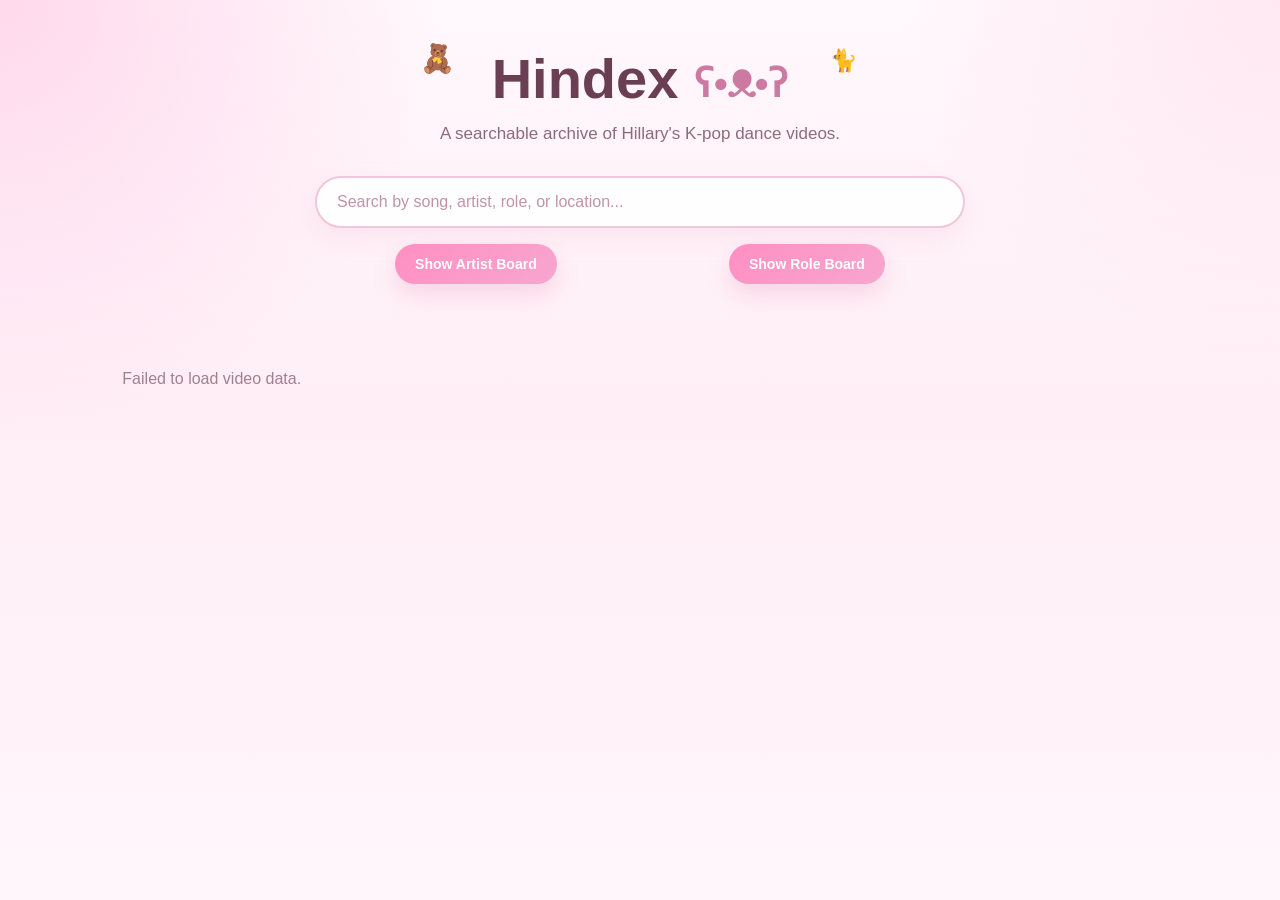
<file: index.html>
<!DOCTYPE html>
<html lang="en">
<head>
  <meta charset="UTF-8" />
  <meta name="viewport" content="width=device-width, initial-scale=1.0" />
  <title>Hindex</title>
  <link rel="stylesheet" href="style.css" />
  <link rel="icon" type="image/png" href="/favicon.png">
</head>

<body>
  <main class="page">
    <header class="hero">

      <h1>
        Hindex
        <span class="bear-inline">ʕ•ᴥ•ʔ</span>
      </h1>

      <p class="subtitle">
        A searchable archive of Hillary's K-pop dance videos.
      </p>
    </header>

    <section class="toolbar">
      <input
        id="searchInput"
        type="text"
        placeholder="Search by song, artist, role, or location..."
      />

      <div class="board-buttons">
        <button id="toggleArtistMap" class="map-button" type="button">
          Show Artist Board
        </button>

        <button id="toggleRoleMap" class="map-button" type="button">
          Show Role Board
        </button>
      </div>
    </section>

    <section id="artistMapSection" class="artist-map-section hidden">
      <div class="artist-map-header">
        <div>
          <h2>Artist Board</h2>
          <p class="map-note">More videos, bigger cards, more love 💗</p>
        </div>

        <button id="clearArtistFilter" class="clear-filter-button" type="button">
          Clear Filter
        </button>
      </div>

      <div id="artistMap" class="artist-map"></div>
    </section>

    <section id="roleMapSection" class="artist-map-section hidden">
      <div class="artist-map-header">
        <div>
          <h2>Role Board</h2>
          <p class="map-note">See Hill's most frequent roles</p>
        </div>

        <button id="clearRoleFilter" class="clear-filter-button" type="button">
          Clear Filter
        </button>
      </div>

      <div id="roleMap" class="artist-map"></div>
    </section>

    <section id="count" class="count"></section>

    <section id="grid" class="grid"></section>

    <div class="load-more-wrap">
      <button id="loadMoreButton" class="load-more-button" type="button">
        Load More
      </button>
    </div>
  </main>

  <script src="main.js"></script>
</body>
</html>
</file>
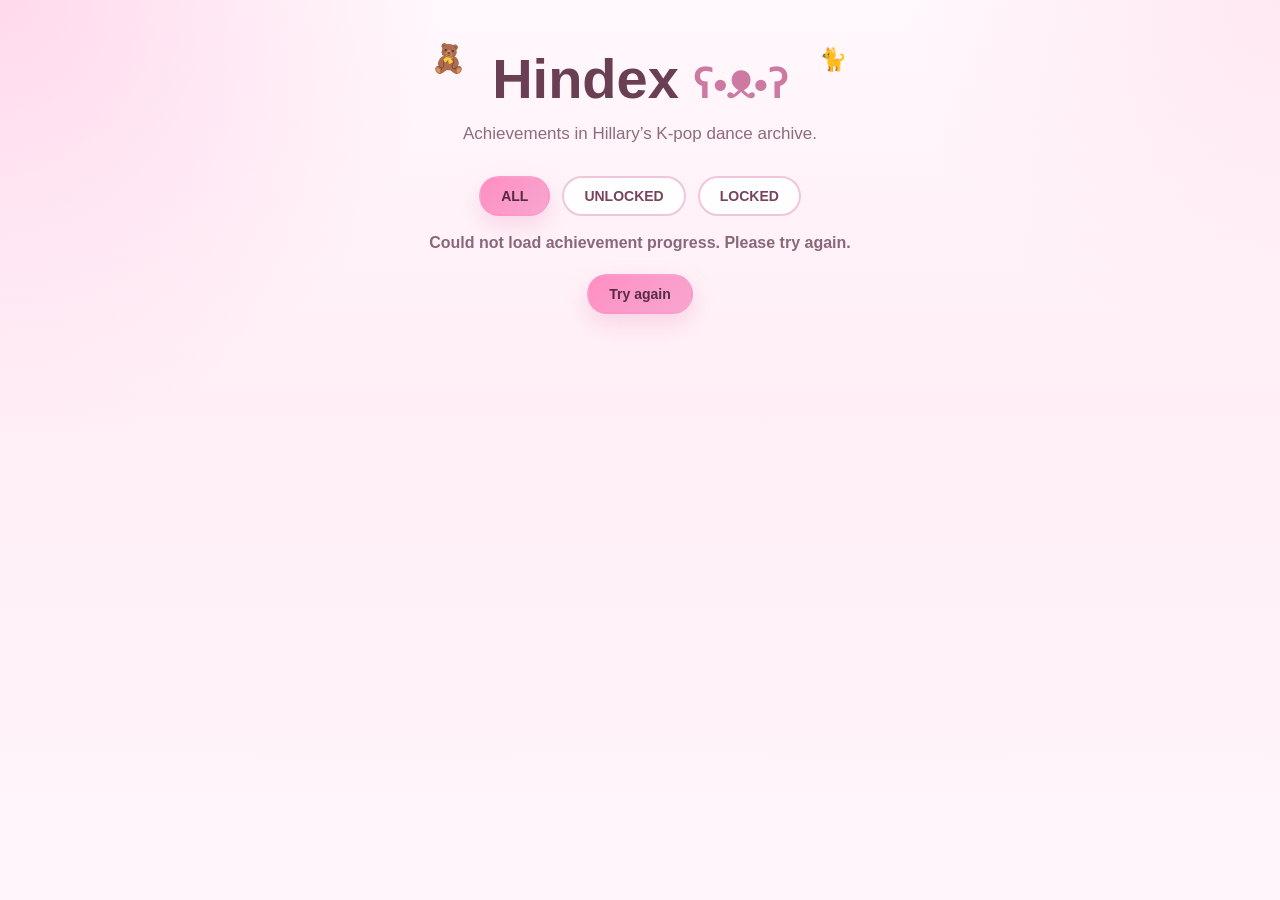
<file: achievements.html>
<!doctype html>
<html lang="en">
<head>
<meta charset="utf-8">
<meta name="viewport" content="width=device-width,initial-scale=1">
<meta name="robots" content="noindex,nofollow,noarchive">
<meta name="theme-color" content="#ffeef6">
<title>Hindex · Achievements</title>
<style>
* { box-sizing: border-box; }
body {
  margin: 0;
  min-height: 100vh;
  font-family: Arial, Helvetica, sans-serif;
  color: #5b4350;
  background:
    radial-gradient(circle at top left, rgba(255,215,235,.95), transparent 28%),
    radial-gradient(circle at top right, rgba(255,230,240,.9), transparent 24%),
    linear-gradient(180deg, #fff8fc 0%, #ffeef6 45%, #fff6fb 100%);
}
main { width: min(1120px, 92%); margin: auto; padding: 48px 0 64px; }
.hero { text-align: center; margin-bottom: 32px; }
.wordmark {
  display: inline-flex; align-items: baseline; justify-content: center; gap: .26em;
  position: relative; margin: 0; color: #6b3f53; font-size: clamp(38px, 7vw, 56px); line-height: 1.1;
}
.wordmark::before, .wordmark::after { position: absolute; opacity: .9; }
.wordmark::before { content: "🧸"; right: calc(100% + .95em); top: -.15em; font-size: .5em; }
.wordmark::after { content: "🐈"; left: calc(100% + 1.4em); top: 0; font-size: .4em; }
.bear { font-size: .7em; color: #cc7aa2; }
.subtitle { color: #8d6b7d; font-size: 17px; margin: 14px 0 0; }
.filters { display: flex; flex-wrap: wrap; justify-content: center; gap: 12px; }
button { cursor: pointer; font: inherit; }
.filters button, .retry {
  border: 2px solid #f2c6da; border-radius: 999px; padding: 10px 20px;
  font-size: 14px; font-weight: bold; color: #79435d; background: rgba(255,255,255,.95);
}
.filters button[aria-pressed=true], .retry {
  color: #562b43; background: linear-gradient(135deg,#ff8fc2,#f7a6cf);
  border-color: transparent; box-shadow: 0 10px 22px rgba(233,141,186,.28);
}
.filters button:hover, .retry:hover { border-color: #e68ab2; }
button:focus-visible, summary:focus-visible { outline: 3px solid #ae3672; outline-offset: 3px; }
#status { text-align: center; margin: 18px 0 22px; font-weight: 600; color: #8a677a; }
.retry:not([hidden]) { display: block; margin: 0 auto; }
#cards { display: grid; grid-template-columns: repeat(auto-fill,minmax(min(100%,310px),1fr)); gap: 22px; }
article {
  min-width: 0; display: flex; flex-direction: column; padding: 20px; overflow-wrap: anywhere;
  border: 2px solid #f7d7e5; border-radius: 24px; background: rgba(255,255,255,.95);
  box-shadow: 0 10px 24px rgba(221,181,199,.18);
}
article header { display: flex; flex-direction: column-reverse; align-items: flex-start; gap: 8px; }
h2 { margin: 0; font-size: 1.55rem; line-height: 1.14; color: #5b4350; }
.badge {
  font-size: .78rem; line-height: 1.25; letter-spacing: .08em; text-transform: uppercase;
  font-weight: 750; color: #82687b; background: #f6eff4; border-radius: 999px; padding: 5px 10px;
}
.earned { background: #fff0f7; color: #a7346a; }
article p { margin: 12px 0 18px; color: #806375; line-height: 1.5; }
.meter { margin-top: auto; display: flex; align-items: center; gap: 12px; color: #815468; font-weight: 600; font-size: .875rem; }
progress { width: 100%; min-width: 0; height: 8px; flex: 1; appearance: none; border: none; border-radius: 999px; background: #f9e3ee; }
progress::-webkit-progress-bar { background: #f9e3ee; border-radius: 999px; }
progress::-webkit-progress-value { background: linear-gradient(90deg,#e377aa,#ff9cc8); border-radius: 999px; }
progress::-moz-progress-bar { background: #e377aa; border-radius: 999px; }
details { margin-top: 14px; border-top: 1px solid #f7d7e5; padding-top: 10px; font-size: .9rem; }
summary { cursor: pointer; color: #935370; } ol { padding-left: 1.35rem; } li { margin: 5px 0; }
@media (max-width: 520px) {
  main { padding-top: 34px; } .filters { gap: 6px; } .filters button { padding: 9px 13px; }
}
</style>
</head>
<body>
<main>
<header class="hero">
<h1 class="wordmark" aria-label="Hindex Achievements">Hindex <span class="bear" aria-hidden="true">ʕ•ᴥ•ʔ</span></h1>
<p class="subtitle">Achievements in Hillary’s K-pop dance archive.</p>
</header>
<div class="filters" role="group" aria-label="Filter achievements">
<button data-filter="all" aria-pressed="true">ALL</button>
<button data-filter="unlocked" aria-pressed="false">UNLOCKED</button>
<button data-filter="locked" aria-pressed="false">LOCKED</button>
</div>
<p id="status" role="status">Loading achievements…</p>
<button class="retry" hidden onclick="location.reload()">Try again</button>
<section id="cards" aria-label="Achievements"></section>
</main>
<script>
'use strict';
const cards=document.querySelector('#cards');
const statusLine=document.querySelector('#status');
const filters=[...document.querySelectorAll('[data-filter]')];
let selected='all', records=null;
function node(tag,text,css){
 const element=document.createElement(tag);
 if(text!==undefined)element.textContent=text;
 if(css)element.className=css;
 return element;
}
function summarize(record,data){
 const rules=record.conditions||[];
 if(rules.length<2)return record.description||'';
 const first=rules[0],group=data.groups?.[first.scopeGroup];
 if(record.match==='all'&&first.type==='artist_times'&&group?.membershipComplete&&rules.every(r=>
  r.type==='artist_times'&&r.scopeGroup===group.id&&r.target===1&&group.memberIds.includes(r.personId))){
  const members=new Set(rules.map(r=>r.personId));
  if(group.memberIds.every(id=>members.has(id)))return 'Cover all '+members.size+' members of '+group.name+' at least once.';
 }
 return (record.match==='any'?'Complete any one of ':'Complete all ')+rules.length+' conditions.';
}
function card(record){
 const box=node('article'),head=node('header'),earned=record.unlocked;
 head.append(node('h2',record.title),node('span',earned?'Unlocked':'Locked','badge'+(earned?' earned':'')));box.append(head);
 const description=summarize(record,window.HID_DATA);
 if(description)box.append(node('p',description));
 if(record.total>0){
  const line=node('div',undefined,'meter'),bar=node('progress');
  bar.max=record.total;bar.value=record.current;bar.setAttribute('aria-label','Achievement progress');
  line.append(bar,node('span',record.current+' / '+record.total));box.append(line);
 }
 if(record.conditions?.length>1){
  const details=node('details'),list=node('ol');
  const parts=(record.description||'').split(record.match==='any'?' OR ':' AND ');
  for(const item of parts)if(item)list.append(node('li',item));
  if(list.childElementCount){details.append(node('summary','View conditions'),list);box.append(details)}
 }
 return box;
}
function render(){
 filters.forEach(b=>b.setAttribute('aria-pressed',String(b.dataset.filter===selected)));
 if(records===null)return;
 const visible=records.filter(r=>selected==='all'||(selected==='unlocked')===r.unlocked);
 cards.replaceChildren(...visible.map(card));
 statusLine.textContent=visible.length?'Showing '+visible.length+' of '+records.length+' achievement'+(records.length===1?'':'s'):({all:'No achievements yet.',unlocked:'No achievements unlocked yet.',locked:'No locked achievements.'})[selected];
}
filters.forEach(b=>b.addEventListener('click',()=>{selected=b.dataset.filter;render()}));
async function start(){
 const base=location.protocol==='file:'?'https://hillaryisdancing.github.io/data/':'./data/';
 try{
  for(const name of ['groups','artists','dances','achievements']){
   await new Promise((resolve,reject)=>{
    const script=document.createElement('script');script.onload=resolve;script.onerror=reject;
    script.src=base+name+'.js';document.head.append(script);
   });
  }
  const data=window.HID_DATA;
  const dances=await data.loadDanceData();
  records=data.evaluateAllAchievements(dances).sort((a,b)=>Number(b.unlocked)-Number(a.unlocked));
  render();
 }catch{
  statusLine.textContent='Could not load achievement progress. Please try again.';
  document.querySelector('.retry').hidden=false;
 }
}
start();
</script>
</body>
</html>
</file>
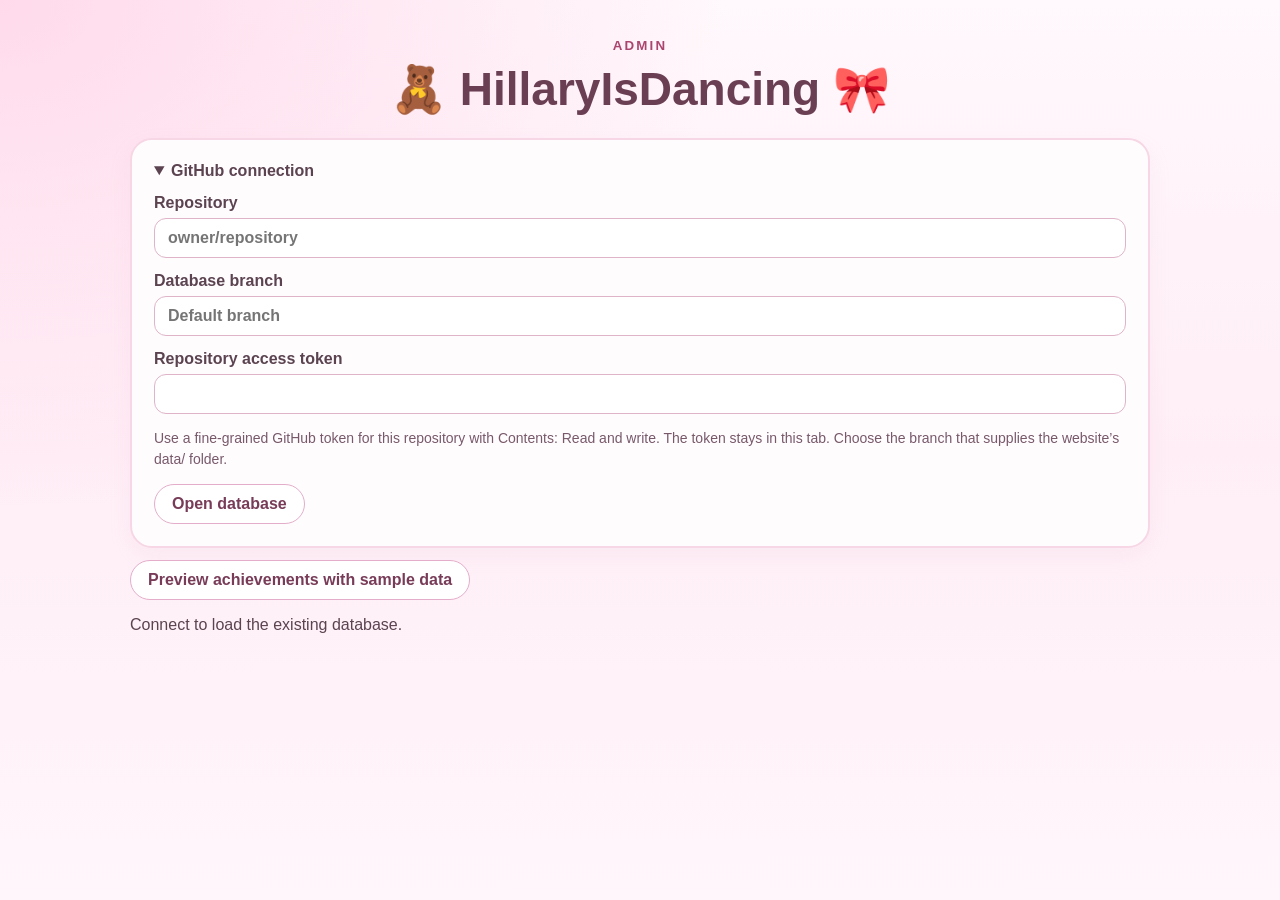
<file: admin.html>
<!doctype html>
<html lang="en"><meta charset="utf-8"><meta name="viewport" content="width=device-width,initial-scale=1">
<meta http-equiv="Content-Security-Policy" content="default-src 'none'; script-src 'unsafe-inline'; style-src 'unsafe-inline'; connect-src https://api.github.com; base-uri 'none'; form-action 'none'">
<title>Artists, Groups &amp; Achievements · HillaryIsDancing</title>
<style>
[hidden]{display:none!important}
*{box-sizing:border-box}body{margin:0;background:radial-gradient(at top left,#ffdaeb,transparent 40%),linear-gradient(#fff8fc,#ffeef6,#fff6fb);min-height:100vh;font:16px Arial,Helvetica,sans-serif;color:#5b4350}main{max-width:1060px;margin:auto;padding:36px 20px}header,nav{text-align:center}header small{color:#aa456f;letter-spacing:.16em;font-weight:bold}h1{color:#6b3f53;font-size:clamp(26px,4vw,46px);margin:8px 0 18px}h2,h3{margin:0 0 14px}button,input,select,textarea{font:inherit}button{cursor:pointer;padding:10px 17px;border:1px solid #e4adca;border-radius:24px;background:white;color:#783c58;font-weight:700}button:hover,button.active,.primary{background:#ffd4e7}button:disabled{opacity:.55;cursor:wait}article,details{background:#fffcfe;border:2px solid #f7d7e5;border-radius:22px;padding:22px;box-shadow:0 9px 22px #dfb1c51c}details{margin:22px 0 12px}summary{cursor:pointer;font-weight:bold}label{display:block;font-weight:bold;margin:14px 0}input,select,textarea{display:block;width:100%;padding:10px 13px;border:1px solid #dfb4c8;border-radius:12px;background:white;color:#523644;margin:6px 0}textarea{resize:vertical}#status{white-space:pre-wrap;overflow-wrap:anywhere}#layout{display:grid;grid-template-columns:minmax(220px,.8fr) minmax(300px,1.4fr);gap:16px}.bar{display:flex;gap:8px;align-items:center;justify-content:space-between;flex-wrap:wrap}#rows{max-height:460px;overflow:auto}#rows button{display:block;width:100%;text-align:left;margin:5px 0;border-radius:12px}.hint{font-size:14px;color:#78596a;line-height:1.5}.member{display:flex;align-items:center;gap:8px;margin:6px 0}.member input{flex:1;min-width:0}.member span{flex:1}.danger{color:#943347}nav button{min-width:110px;margin:4px}button:focus-visible,input:focus-visible{outline:3px solid #bd5b89} @media(max-width:700px){#layout{grid-template-columns:1fr}#rows{max-height:180px}}
main:has(.ruleboard){max-width:1360px}#layout:has(.ruleboard){grid-template-columns:minmax(190px,1fr) minmax(0,3.5fr)}.ruleboard{display:grid;grid-template-columns:minmax(0,1fr) auto minmax(0,1.25fr);gap:10px;align-items:center}.ruleboard select{padding:6px;min-height:160px}.ruleboard option{padding:5px}.transfer{display:grid;gap:8px}fieldset{min-width:0;border:1px solid #e4adca;border-radius:14px;margin:14px 0;padding:10px 16px}legend{font-weight:bold;color:#783c58}form>div:has(>h3){margin:16px 0;line-height:1.45} @media(max-width:800px){#layout:has(.ruleboard){grid-template-columns:1fr}} @media(max-width:560px){.ruleboard{grid-template-columns:1fr}.transfer{display:flex}.ruleboard label{margin:4px 0}.ruleboard select{min-height:100px}}
</style>
<main><header><small>ADMIN</small><h1>🧸 HillaryIsDancing 🎀</h1></header>
<details id="connection" open><summary>GitHub connection</summary>
<form id="connect"><label>Repository<input id="repo" required placeholder="owner/repository"></label>
<label>Database branch<input id="branch" placeholder="Default branch"></label>
<label>Repository access token<input id="token" type="password" required autocomplete="off"></label><p class="hint">Use a fine-grained GitHub token for this repository with Contents: Read and write. The token stays in this tab. Choose the branch that supplies the website’s data/ folder.</p><button>Open database</button></form></details>
<button id="previewDemo" type="button">Preview achievements with sample data</button><p role="status" id="status">Connect to load the existing database.</p>
<section id="workspace" hidden><nav><button id="artists">Artists</button><button id="groups">Groups</button><button id="achievements">Achievements</button></nav><div id="layout">
<article><div class="bar"><h2 id="heading"></h2><button id="new"></button></div><input id="search" aria-label="Search records" placeholder="Search by name or ID"><div id="rows"></div></article>
<article id="panel"></article></div></section></main>
<script>
'use strict';
const $=id=>document.getElementById(id);
const names=['groups','artists','dances','achievements'];
let session, snapshot, tab='artists', busy=false;
function fail(message){throw new Error(message)}
function el(tag,txt){const node=document.createElement(tag);if(txt!==undefined)node.textContent=txt;return node}
function button(label,action){const b=el('button',label);b.type='button';b.onclick=action;return b}
function norm(s){return s.trim().toLowerCase().replaceAll('’',"'").replace(/\s+/g,' ')}
function personKey(s){return norm(s).normalize('NFD').replace(/[\u0300-\u036f]/g,'').replace(/[^a-z0-9]+/g,' ').trim()}
function safeKey(key){if(!key||key in Object.prototype)fail('Choose a different name or alias.');return key}
function makeId(name,map){const base=safeKey(personKey(name).replaceAll(' ','_')||'artist_'+crypto.randomUUID().slice(0,8));let id=base,i=2;while(Object.hasOwn(map,id))id=base+'_'+i++;return id}
function repositoryName(input){
 const value=input.trim().replace(/^https:\/\/github\.com\//i,'').replace(/\/$/,'').replace(/\.git$/i,'');
 if(!/^[A-Za-z0-9-]+\/[A-Za-z0-9_.-]+$/.test(value)||['.','..'].includes(value.split('/')[1]))fail('Enter owner/repository or its GitHub repository URL.');
 return value;
}
async function api(s,path,opt={}){
 const r=await fetch('https://api.github.com/repos/'+s.repo+path,{...opt,cache:'no-store',headers:{Authorization:'Bearer '+s.token,'Accept':'application/vnd.github+json','Content-Type':'application/json',...opt.headers}});
 if(!r.ok){const error=await r.json().catch(()=>({}));fail('GitHub '+r.status+' ('+path.split('?')[0]+'): '+(error.message||r.statusText))}
 return opt.raw?r.text():r.json();
}
async function readSources(s,sha){return Object.fromEntries(await Promise.all(names.map(async n=>[n,await api(s,'/contents/data/'+n+'.js?ref='+sha,{raw:true,headers:{Accept:'application/vnd.github.raw+json'}})])))}
// v6 emits JSON objects inside its JS modules. Preserve all surrounding executable source.
function block(source,key){
 const declarations=[...source.matchAll(new RegExp('^[ \\t]*const\\s+'+key+'\\s*=\\s*(?=\\{)','gm'))];
 if(declarations.length!==1)fail('Unsupported database layout: '+key);
 const declaration=declarations[0];
 const start=declaration.index+declaration[0].length;let depth=0,quoted=false,escaped=false;
 for(let i=start;i<source.length;i++){const c=source[i];
  if(quoted){if(escaped)escaped=false;else if(c==='\\')escaped=true;else if(c==='"')quoted=false;continue}
  if(c==='"'){quoted=true;continue}
  if(c==='{')depth++;
  if(c==='}'&&--depth===0){const original=source.slice(start,i+1);return {start,end:i+1,value:JSON.parse(original)}}
 }
 fail('Unreadable database section: '+key);
}
const sections={groups:['groups','groupAliases'],artists:['people','soloArtistAliases'],dances:['projects']};
function unpack(files){const db={};for(const [file,keys] of Object.entries(sections))for(const k of keys)db[k]=block(files[file],k).value;return db}
function encode(files,db){const out={...files};for(const file of ['groups','artists'])for(const k of sections[file]){
 const b=block(out[file],k);if(JSON.stringify(b.value)!==JSON.stringify(db[k]))out[file]=out[file].slice(0,b.start)+JSON.stringify(db[k],null,2)+out[file].slice(b.end)
 }return out}
async function openDB(s){const c=await api(s,'/commits/'+encodeURIComponent(s.branch));const files=await readSources(s,c.sha);unpack(files);return {sha:c.sha,tree:c.commit.tree.sha,files}}
async function writeChange(title,mutate,files){
 if(!files){const db=unpack(snapshot.files);mutate(db);files=encode(snapshot.files,db)}
 const changed=names.filter(k=>files[k]!==snapshot.files[k]);if(!changed.length)fail('No changes to save.');
 const s=session;const post=(path,body,method='POST')=>api(s,path,{method,body:JSON.stringify(body)});
 const tree=await post('/git/trees',{base_tree:snapshot.tree,tree:changed.map(k=>({path:'data/'+k+'.js',mode:'100644',type:'blob',content:files[k]}))});
 const commit=await post('/git/commits',{message:title,tree:tree.sha,parents:[snapshot.sha]});
 // Once an update is sent, a network error can hide a successful write.
 snapshot=null;
 let updated=false;
 try{
  await post('/git/refs/heads/'+s.branch.split('/').map(encodeURIComponent).join('/'),{sha:commit.sha,force:false},'PATCH');
  updated=true;
  const next=await openDB(s);
  if(changed.some(k=>next.files[k]!==files[k]))fail('Branch data changed during verification.');
  snapshot=next;
 }catch(error){
  fail((updated?'Branch updated; read-back could not verify the result. ':'Could not confirm the branch update. ')+
   'Check '+s.repo+' / '+s.branch+' before retrying. Candidate commit: '+commit.sha.slice(0,8)+'. '+error.message);
 }
 render();$('status').textContent=title+' · verified in '+s.repo+' / '+s.branch+' · '+commit.sha.slice(0,8);
}
async function run(fn){
 if(busy)return;busy=true;$('workspace').inert=true;$('connection').inert=true;$('status').textContent='Working…';
 try{await fn()}catch(e){$('status').textContent=e.message+(snapshot?'':'  Reopen the database to refresh before retrying.');if(!snapshot){$('workspace').hidden=true;$('connection').open=true}}
 finally{busy=false;$('workspace').inert=false;$('connection').inert=false}
}
$('connect').onsubmit=e=>{e.preventDefault();run(async()=>{
 demo=false;session=null;snapshot=null;$('workspace').hidden=true;
 const s={repo:repositoryName($('repo').value),token:$('token').value.trim(),branch:$('branch').value.trim()};
 if(!s.branch)s.branch=(await api(s,'')).default_branch;const data=await openDB(s);
 session=s;snapshot=data;$('previewDemo').hidden=true;$('token').value='';$('branch').value=s.branch;$('connection').open=false;$('workspace').hidden=false;
 $('status').textContent=s.repo+' / '+s.branch+' · '+data.sha.slice(0,8);render()
})};
if(location.hostname.endsWith('.github.io')){const owner=location.hostname.split('.')[0];$('repo').value=owner+'/'+(location.pathname.split('/').filter(Boolean).slice(0,-1)[0]||owner+'.github.io')}
function records(db){return tab==='artists'?db.people:db.groups}
function list(){
 if(tab==='achievements')return ruleList();
 const db=unpack(snapshot.files),q=norm($('search').value);
 const items=Object.values(records(db)).filter(r=>norm(r.name+' '+r.id).includes(q)).sort((a,b)=>a.name.localeCompare(b.name));
 $('rows').replaceChildren(...items.map(r=>button(r.name+' · '+r.id,()=>detail(r.id))));
 if(!items.length)$('rows').append(el('p','No matches.'));
}
function render(){
 for(const n of ['artists','groups'])$(n).hidden=demo;
 if(tab==='achievements'){
 $('heading').textContent='Achievements';$('new').textContent='+ Add Achievement';
 for(const n of ['artists','groups','achievements'])$(n).classList.toggle('active',n===tab);
 $('panel').replaceChildren(el('h2','Completion rules'),el('p','Choose an achievement to edit its name and condition.'));ruleList();return;
 }
 $('achievements').classList.toggle('active',false);
 $('heading').textContent=tab==='artists'?'Artists':'Groups';$('new').textContent=tab==='artists'?'+ Add Artist':'+ Add Group';
 for(const n of ['artists','groups'])$(n).classList.toggle('active',tab===n);
 $('panel').replaceChildren(el('h2',tab==='artists'?'Artist details':'Group details'),el('p','Select a record or add a new one.'));list();
}
for(const n of ['artists','groups','achievements'])$(n).onclick=()=>{tab=n;$('search').value='';render()};
$('search').oninput=list;
const memberFields=['memberIds','currentMemberIds','formerMemberIds'];
function detail(id){
 const db=unpack(snapshot.files),r=records(db)[id],artist=tab==='artists';
 const related=artist?Object.values(db.groups).filter(g=>g.memberIds.includes(id)).map(g=>g.name):r.memberIds.map(p=>db.people[p]?.name||p);
 const del=button(artist?'Delete Artist':'Delete Group',()=>{
 if(!confirm('Delete '+r.name+' ('+id+') from '+session.repo+' / '+session.branch+'? '+(artist?'This removes their group memberships.':'Member artist records will be kept.')+' Historical cover matches may change.'))return;
 run(()=>writeChange('Delete '+r.name,d=>{
 if(artist){
  if(readDefinitions(snapshot.files.achievements).rules.some(rule=>rule.personId===id||rule.conditions?.some(c=>c.personId===id||c.scopePerson===id)))fail('An achievement uses this artist. Change its condition before deleting.');
  if(Object.values(d.projects).some(p=>p.participantIds?.includes(id)))fail('This artist is referenced by a collaboration project.');
  for(const g of Object.values(d.groups))for(const f of memberFields)if(g[f])g[f]=g[f].filter(x=>x!==id);
  delete d.people[id];dropAliases(d.soloArtistAliases,id);
 }else{
  if(Object.values(d.groups).some(g=>g.parentGroupId===id))fail('A sub-unit still uses this parent group.');
  const refs=[...snapshot.files.achievements.matchAll(/["']?(?:groupId|scopeGroup)["']?\s*:\s*["']([^"']+)["']/g)];
  if(refs.some(m=>m[1]===id))fail('An existing achievement uses this group.');
  delete d.groups[id];dropAliases(d.groupAliases,id);
 }
 }));});
 del.className='danger';$('panel').replaceChildren(el('h2',r.name),el('p','ID · '+id),el('h3',artist?'Groups':'Members'),el('p',related.join(' · ')||'None'),del);
 if(!artist&&r.memberIds.length){
 const pick=el('select');for(const pid of r.memberIds)pick.add(new Option((db.people[pid]?.name||pid)+(r.formerMemberIds.includes(pid)?' (former)':''),pid));field($('panel'),'Change membership',pick);
 const change=former=>{const pid=pick.value;if(former&&r.formerMemberIds.includes(pid))return;
 const label=former?'Mark as former member':'Remove incorrect membership';if(!confirm(label+' · '+(db.people[pid]?.name||pid)+' / '+r.name+'? The artist record will be kept.'))return;
 run(()=>writeChange(label+' · '+pid+' / '+id,d=>{const g=d.groups[id];if(former){g.currentMemberIds=g.currentMemberIds.filter(x=>x!==pid);if(!g.formerMemberIds.includes(pid))g.formerMemberIds.push(pid)}else for(const f of memberFields)g[f]=g[f].filter(x=>x!==pid)}))};
 $('panel').append(button('Mark as former',()=>change(true)),button('Remove membership',()=>change(false)));
 }
}
function dropAliases(map,id){for(const k of Object.keys(map))if(map[k]===id)delete map[k]}
function field(parent,label,control){const l=el('label',label);l.append(control);parent.append(l);return control}
function registerAlias(map,key,id){safeKey(key);if(Object.hasOwn(map,key)&&map[key]!==id)fail('Name already in use: '+key);map[key]=id}
function validateMemberNames(people,existingIds,person){
 const keys=new Set([person.name,...person.aliases].map(personKey).filter(Boolean));
 if(!keys.size)fail('Add a romanized stage name or alias so dance records can match this artist.');
 for(const id of existingIds){
  const other=people[id];
  if([other.name,...other.aliases].some(name=>keys.has(personKey(name))))fail('A name or alias already matches '+other.name+' in this group.');
 }
}
function createPerson(db,name,aliases=[]){name=name.trim();if(!name)fail('Enter an artist name.');
 const id=makeId(name,db.people); db.people[id]={id,name,aliases};return id}
function editor(){
 const artist=tab==='artists',db=unpack(snapshot.files),panel=$('panel'),form=el('form');
 panel.replaceChildren(el('h2',artist?'Add New Artist':'Add New Group'),form);
 const name=field(form,artist?'Stage name':'Group name',el('input'));name.required=true;
 let group,aliases,lines,verified;
 if(artist){
 aliases=field(form,'Aliases (comma separated)',el('input'));group=field(form,'Group',el('select'));group.add(new Option('Solo artist',''));
 for(const g of Object.values(db.groups).sort((a,b)=>a.name.localeCompare(b.name)))group.add(new Option(g.name,g.id));
 }else{
 form.append(el('h3','Members'));lines=el('div');form.append(lines);
 const add=(existing)=>{const row=el('div');row.className='member';const c=existing?el('select'):el('input');c.dataset.kind=existing?'existing':'new';c.required=true;c.setAttribute('aria-label',existing?'Existing artist':'New member name');
 if(existing){c.add(new Option('Choose an artist',''));for(const p of Object.values(db.people).sort((a,b)=>a.name.localeCompare(b.name)))c.add(new Option(p.name+' · '+p.id,p.id))}else c.placeholder='New member name';
 row.append(c,button('Remove',()=>row.remove()));lines.append(row)};
 add(false);form.append(button('+ New member',()=>add(false)),button('+ Existing artist',()=>add(true)));
 verified=field(form,'Official debut lineup is complete',el('input'));verified.type='checkbox';verified.style.width='auto';
 }
 const submit=el('button','Save to database');submit.className='primary';form.append(submit);name.focus();
 form.onsubmit=e=>{e.preventDefault();run(()=>writeChange('Add '+name.value.trim(),d=>{
 const title=name.value.trim();if(!title)fail('Enter a name.');
 if(artist){
 const alias=[...new Set(aliases.value.split(',').map(x=>x.trim()).filter(Boolean))];
 const g=d.groups[group.value];const matches=Object.values(d.people).filter(p=>norm(p.name)===norm(title));
 if(matches.some(p=>g?g.memberIds.includes(p.id):Object.values(d.soloArtistAliases).includes(p.id)))fail('This artist already exists here.');
 if(matches.length&&!confirm('An artist already uses this name. Create a separate person?'))fail('Creation cancelled.');
 const id=createPerson(d,title,alias);
 if(g){validateMemberNames(d.people,g.memberIds,d.people[id]);g.currentMemberIds.push(id);g.memberIds.push(id)}else for(const a of [title,...alias])registerAlias(d.soloArtistAliases,personKey(a),id);
 }else{
 if(Object.values(d.projects).some(p=>[p.name,...(p.sourceAliases||[])].some(a=>norm(a)===norm(title))))fail('A collaboration project already uses this group name.');
 const id=makeId(title,d.groups);registerAlias(d.groupAliases,norm(title),id);
 const ids=[],seen=new Set();
 for(const c of lines.querySelectorAll('[data-kind]')){
 const existing=c.dataset.kind==='existing',label=existing?d.people[c.value].name:c.value.trim();
 if(!label||seen.has(norm(label)))fail('Enter distinct member names.');seen.add(norm(label));
 if(!existing&&Object.values(d.people).some(p=>norm(p.name)===norm(label))&&!confirm(label+' already exists. Create a distinct person with the same name?'))fail('Use + Existing artist to link the original record.');
 const pid=existing?c.value:createPerson(d,label);
 validateMemberNames(d.people,ids,d.people[pid]);ids.push(pid);
 }
 if(!ids.length)fail('Add at least one member.');
 d.groups[id]={id,name:title,kind:'group',status:'active',membershipComplete:verified.checked,currentMemberIds:ids,formerMemberIds:[],memberIds:[...ids]};
 }
 }))};
}
// Calculate progress from the normalized cover rows produced by dances.js.
function countCoverMilestone(rule, dances, data) {
 const songs = new Set(), groups = new Set(), performances = new Set(), roles = new Map();
 const clean = value => String(value || '').normalize('NFKC').trim().replace(/\s+/g, ' ').toLowerCase();
 for (const [i, dance] of (dances || []).entries()) {
  const group = data.groups?.[dance.groupId];
  const title = clean(dance.songTitle);
  const solo = data.resolveSoloArtistPersonId?.(dance.sourceArtistName);
  const source = group ? 'group:'+group.id : dance.projectId ? 'project:'+dance.projectId : solo ? 'solo:'+solo : clean(dance.sourceArtistName);
  if (title && source && (rule.type !== 'group_songs' || group?.id === rule.groupId)) {
   songs.add(JSON.stringify([source,title]));
  }
  if (group) groups.add(group.id);
  if (!dance.personId || clean(dance.roleName) === 'backup') continue;
  if (dance.personId === rule.personId) performances.add(dance.videoId || dance.id || i);
  if (group) {
   if (!roles.has(group.id)) roles.set(group.id,new Set());
   roles.get(group.id).add(dance.personId);
  }
 }
 if (rule.type === 'artist_times') return performances.size;
 if (rule.type === 'distinct_groups') return groups.size;
 if (rule.type === 'complete_groups') {
  return Object.values(data.groups || {}).filter(group => {
   const ids = new Set(group.memberIds);
   return group.membershipComplete && ids.size > 1 && [...ids].every(id => roles.get(group.id)?.has(id));
  }).length;
 }
 return songs.size;
}

const ruleLabels = {
 distinct_songs:'Unique songs', artist_times:'Performances as artist',
 distinct_groups:'Unique groups', complete_groups:'Completed groups',
 group_songs:'Songs by group', unique_people:'Unique artists',
 cover_all_group_members:'Full group lineup'
};
function readDefinitions(source) {
 const declaration = /^\s*const achievements\s*=\s*(?=\[)/m.exec(source);
 if (!declaration) fail('Cannot locate the achievement definitions in this version.');
 const start=declaration.index+declaration[0].length;
 // The legacy list uses JS object keys. Accept only data literals, never run repository code.
 const tokens=source.slice(start).matchAll(/"(?:\\.|[^"\\])*"|[\[\]]/g);
 let depth=0;
 for (const token of tokens) {
  if(token[0]==='[')depth++;
  if(token[0]!==']'||--depth!==0)continue;
  const end=start+token.index+1;
  const json=source.slice(start,end).replace(/"(?:\\.|[^"\\])*"|([A-Za-z_$][\w$]*)(?=\s*:)/g,(whole,key)=>key?JSON.stringify(key):whole);
  return {start,end,rules:JSON.parse(json)};
 }
 fail('Incomplete achievement definitions.');
}
function updateRules(source, rules) {
 const list=readDefinitions(source);
 let result=source.slice(0,list.start)+JSON.stringify(rules,null,2)+source.slice(list.end);
 if (!result.includes('function countCoverMilestone(')) {
  const entry='function evaluateAchievement(achievement, dances) {';
  if(!result.includes(entry))fail('Unrecognized evaluator. The database has not been written.');
  result=result.replace(entry,()=>countCoverMilestone.toString()+'\n\n  '+entry+`
    if (['artist_times','distinct_groups','complete_groups','group_songs','distinct_songs'].includes(achievement.type)) {
      const actual = countCoverMilestone(achievement, dances, root);
      const total = achievement.target;
      return { ...achievement, actual, total, current: Math.min(actual,total), unlocked: total > 0 && actual >= total };
    }`);
 }
 if(!result.includes('function evaluateRuleSet(')){
  const entry='function evaluateAchievement(achievement, dances) {';
  if(!result.includes(entry))fail('Unrecognized achievement evaluator.');
  result=result.replace(entry,()=>evaluateRuleSet.toString()+'\n'+entry+"\n    if(achievement.type==='rule_set') return evaluateRuleSet(achievement,dances,root);");
 }
 return result;
}
function ruleList(){
 const defs=readDefinitions(snapshot.files.achievements).rules;
 const q=norm($('search').value);
 const rows=defs.filter(r=>norm([r.title,r.id,ruleLabels[r.type]].join(' ')).includes(q));
 $('rows').replaceChildren(...rows.map(r=>button(r.title,()=>achievementForm(r))));
 if(!rows.length)$('rows').append(el('p','No matching achievements.'));
}
function ruleText(type,target,person,group){
 switch(type){
  case 'artist_times':return 'Cover '+person+'’s role in '+target+' different performances.';
  case 'distinct_groups':return 'Cover songs by '+target+' different groups.';
  case 'complete_groups':return 'Cover every member’s role in '+target+' verified groups with at least two members.';
  case 'group_songs':return 'Cover '+target+' different songs by '+group+'.';
  case 'unique_people':return 'Cover '+target+' different people.';
  case 'cover_all_group_members':return 'Cover every officially debuted member of '+group+'.';
  default:return 'Cover '+target+' different songs.';
 }
}
function evaluateRuleSet(achievement,dances,data){
 const results=achievement.conditions.map(rule=>{
  const rows=(dances||[]).filter(row=>(!rule.scopeGroup||row.groupId===rule.scopeGroup)&&(!rule.scopePerson||row.personId===rule.scopePerson));
  let total=rule.target, actual;
  if(rule.type==='cover_all_group_members'){
   const group=data.groups[rule.groupId],members=[...new Set(group?.memberIds||[])];
   const seen=new Set(rows.filter(d=>rule.legacyRoster||(d.groupId===rule.groupId&&String(d.roleName||'').toLowerCase()!=='backup')).map(d=>d.personId));
   total=members.length;actual=members.filter(id=>seen.has(id)).length;
   return {current:actual,total,unlocked:!!group?.membershipComplete&&total>(rule.legacyRoster?0:1)&&actual===total};
  }
  if(rule.type==='unique_people')actual=new Set(rows.map(d=>d.personId).filter(Boolean)).size;
  else actual=countCoverMilestone(rule,rows,data);
  return {current:Math.min(total,actual),total,unlocked:total>0&&actual>=total};
 });
 const done=results.filter(r=>r.unlocked).length,total=achievement.match==='any'?1:results.length;
 const progress=results.length===1?results[0]:{current:Math.min(done,total),total,unlocked:results.length>0&&done>=total};
 return {...achievement,...progress,conditionProgress:results};
}
function achievementForm(original){
 const db=unpack(snapshot.files),panel=$('panel'),form=el('form');
 panel.replaceChildren(el('h2',original?'Edit Achievement':'Add Achievement'),form);
 if(original){
  const removeAchievement=button('Delete Achievement',()=>{
   const destination=demo?'this preview':session.repo+' / '+session.branch;
   if(!confirm('Delete “'+original.title+'” from '+destination+'?'))return;
   run(async()=>{
    const {start,end,rules}=readDefinitions(snapshot.files.achievements);
    const index=rules.findIndex(item=>item.id===original.id);
    if(index<0)fail('Achievement no longer exists.');
    rules.splice(index,1);
    const previous=snapshot.files.achievements;
    const source=previous.slice(0,start)+JSON.stringify(rules,null,2)+previous.slice(end);
    if(demo){snapshot.files.achievements=source;render();$('status').textContent='Deleted from preview · '+original.title;return}
    await writeChange('Delete achievement · '+original.title,null,{...snapshot.files,achievements:source});
   });
  });
  removeAchievement.className='danger';panel.append(removeAchievement);
 }
 const conditions=original?.type==='rule_set'?structuredClone(original.conditions):original?[Object.fromEntries(['type','target','personId','groupId'].filter(k=>original[k]!==undefined).map(k=>[k,original[k]]))]:[];
 if(original?.type==='cover_all_group_members')conditions[0].legacyRoster=true;
 if(conditions.some(c=>!Object.hasOwn(ruleLabels,c.type))){form.append(el('p','This custom rule uses its original evaluator.'));return}
 const title=field(form,'Achievement name',el('input'));title.required=true;title.value=original?.title||'';
 function select(parent,label,options,value){
  const control=field(parent,label,el('select'));
  for(const [id,name] of options)control.add(new Option(name,id));
  if(value!==undefined)control.value=value;return control;
 }
 const match=select(form,'Unlock when',[['all','All applied rules are met (AND)'],['any','Any applied rule is met (OR)']],original?.match||'all');
 const board=el('div');board.className='ruleboard';form.append(board);
 const library=select(board,'Available rules',Object.entries(ruleLabels));library.size=7;library.value='distinct_songs';
 const actions=el('div');actions.className='transfer';board.append(actions);
 const applied=select(board,'Applied rules',[]);applied.size=7;
 const settings=el('fieldset'),summary=el('div');form.append(settings,summary);
 const groups=Object.values(db.groups).sort((a,b)=>a.name.localeCompare(b.name)).map(g=>[g.id,g.name]);
 const people=Object.values(db.people).sort((a,b)=>a.name.localeCompare(b.name)).map(p=>[p.id,p.name]);
 let index=conditions.length?0:-1;
 const label=c=>ruleText(c.type,c.target,db.people[c.personId]?.name||'…',db.groups[c.groupId]?.name||'…')+
 (c.scopeGroup?' Group: '+db.groups[c.scopeGroup]?.name+'.':'')+(c.scopePerson?' Artist: '+db.people[c.scopePerson]?.name+'.':'')+
 (c.type==='cover_all_group_members'?(c.legacyRoster?' Count appearances in any group.':' Count roles in this group.'):'');
 function shortLabel(c){
  return [ruleLabels[c.type],db.groups[c.groupId||c.scopeGroup]?.name,db.people[c.personId||c.scopePerson]?.name,c.target].filter(Boolean).join(' · ');
 }
 function refresh(){
  applied.replaceChildren();conditions.forEach((c,i)=>applied.add(new Option((i+1)+'. '+shortLabel(c),String(i))));applied.value=String(index);
  remove.disabled=index<0;
  summary.replaceChildren(el('h3','Unlock preview'));
  if(!conditions.length){summary.append(el('p','Select a rule and press + to start.'));return}
  const preview=demo?evaluateRuleSet({conditions,match:match.value},sampleDances,db):null;
  conditions.forEach((c,i)=>{const r=preview?.conditionProgress[i];summary.append(el('p',(i?(match.value==='all'?'AND · ':'OR · '):'')+label(c)+(r?' · '+r.current+' / '+r.total:'')))});
  if(preview)summary.append(el('strong',preview.unlocked?'Sample result · Unlocked':'Sample result · Locked'));
 }
 function edit(){
  settings.replaceChildren();const c=conditions[index];settings.hidden=!c;
  if(!c){refresh();return}
  settings.append(el('legend',ruleLabels[c.type]));
  const groupKey=['group_songs','cover_all_group_members'].includes(c.type)?'groupId':'scopeGroup';
  const personKey=c.type==='artist_times'?'personId':'scopePerson';
  const memberOptions=()=>c[groupKey]?people.filter(([id])=>db.groups[c[groupKey]]?.memberIds.includes(id)):people;
  const pick=(name,key,choices,empty)=>{
   const control=select(settings,name,[[ '',empty],...choices],c[key]||'');
   if(key===personKey&&c[key]&&!choices.some(([id])=>id===c[key]))control.selectedIndex=-1;
   control.onchange=()=>{
    if(control.value)c[key]=control.value;else delete c[key];
    if(key===groupKey){
     if(c[personKey]&&!memberOptions().some(([id])=>id===c[personKey]))delete c[personKey];
     edit();return;
    }
    refresh();
   };
  };
  if(['group_songs','cover_all_group_members'].includes(c.type))pick('Group','groupId',groups,'Select group');
  else pick('Group filter','scopeGroup',groups,'All groups and solo performances');
  if(c.type==='artist_times')pick('Artist','personId',memberOptions(),'Select artist');
  else if(c.type!=='cover_all_group_members')pick('Artist filter','scopePerson',memberOptions(),c[groupKey]?'All members':'All artists');
  if(c[personKey]&&!memberOptions().some(([id])=>id===c[personKey])){
   settings.append(el('p','Previously selected artist ('+(db.people[c[personKey]]?.name||c[personKey])+') is outside this lineup. Choose a member or change the group.'));
  }
  if(c.type==='cover_all_group_members'){
   const mode=select(settings,'Count member roles from',[['group','This group’s performances'],['all','All performances']],c.legacyRoster?'all':'group');
   mode.onchange=()=>{c.legacyRoster=mode.value==='all';refresh()};
  }else{
   const target=field(settings,'Unlock at',el('input'));target.type='number';target.min='1';target.step='1';target.value=c.target;
   target.oninput=()=>{c.target=Number(target.value);refresh()};
  }
  refresh();
 }
 const add=button('+',()=>{if(!library.value)return;const type=library.value;conditions.push(type==='cover_all_group_members'?{type}:{type,target:1});index=conditions.length-1;edit()});
 const remove=button('−',()=>{if(index<0)return;conditions.splice(index,1);index=Math.min(index,conditions.length-1);edit()});
 add.setAttribute('aria-label','Add selected rule');remove.setAttribute('aria-label','Remove selected rule');actions.append(add,remove);
 applied.onchange=()=>{index=Number(applied.value);edit()};match.onchange=refresh;edit();
 const save=el('button',demo?'Save preview achievement':'Save to database');save.className='primary';form.append(save);
 form.onsubmit=e=>{e.preventDefault();run(async()=>{
  const name=title.value.trim();if(!name||!conditions.length)fail('Enter a name and add at least one rule.');
  for(const [i,c] of conditions.entries()){
   const invalid=msg=>fail('Rule '+(i+1)+': '+msg);
   if(['group_songs','cover_all_group_members'].includes(c.type)&&!db.groups[c.groupId])invalid('Select a group.');
   const group=c.groupId||c.scopeGroup,person=c.personId||c.scopePerson;
   if(group&&person&&!db.groups[group]?.memberIds.includes(person))invalid('Choose a member of the selected group or change the group.');
   if(c.type==='artist_times'&&!db.people[c.personId])invalid('Select an artist.');
   if(c.type==='cover_all_group_members'){const g=db.groups[c.groupId];if(!g.membershipComplete||g.memberIds.length<(c.legacyRoster?1:2))invalid('Choose a group with a complete eligible lineup.')}
   else if(!Number.isSafeInteger(c.target)||c.target<1)invalid('Enter a positive whole number.');
  }
  const defs=readDefinitions(snapshot.files.achievements).rules;
  const record={...original,id:original?.id||'achievement_'+crypto.randomUUID(),title:name,type:'rule_set',match:match.value,conditions,description:conditions.map(label).join(match.value==='all'?' AND ':' OR '),icon:original?.icon||'🏆'};
  delete record.target;delete record.personId;delete record.groupId;
  if(original)defs[defs.findIndex(r=>r.id===original.id)]=record;else defs.push(record);
  const source=updateRules(snapshot.files.achievements,defs);
  if(demo){snapshot.files.achievements=source;render();achievementForm(record);$('status').textContent='Preview saved in this tab.';return}
  await writeChange('Save achievement · '+name,null,{...snapshot.files,achievements:source});
 })};
}
const sampleDances=[
 {id:'a',groupId:'twice',personId:'sana',songTitle:'Talk that Talk'},
 {id:'b',groupId:'twice',personId:'sana',songTitle:'Talk that Talk'},
 {id:'c',groupId:'twice',personId:'momo',songTitle:'Feel Special'},
 {id:'d',groupId:'duo',personId:'lina',songTitle:'Glow'},
 {id:'e',groupId:'duo',personId:'mina_demo',songTitle:'Glow'}
];
let demo=false;
$('previewDemo').onclick=()=>{
 if(busy)return;demo=true;session=null;tab='achievements';
 const record=(id,name,memberIds)=>({id,name,memberIds,membershipComplete:true});
 const groups={twice:record('twice','TWICE',['sana','momo','nayeon','jeongyeon','jihyo','mina','dahyun','chaeyoung','tzuyu']),duo:record('duo','Demo Duo',['lina','mina_demo'])};
 const people={};for(const g of Object.values(groups))for(const id of g.memberIds)people[id]={id,name:id==='mina_demo'?'Mina (Demo Duo)':id[0].toUpperCase()+id.slice(1)};
 const declaration=(name,obj)=>'const '+name+' = '+JSON.stringify(obj)+';\n';
 const defs=[['distinct_songs','Song Collector',5],['artist_times','Sana Spotlight',3],['distinct_groups','Group Explorer',5],['complete_groups','Full Lineup',1],['group_songs','TWICE · Five Songs',5]].map(([type,title,target])=>({id:type,type,title,target,...(type==='artist_times'?{personId:'sana'}:{}),...(type==='group_songs'?{groupId:'twice'}:{})}));
 defs.unshift({id:'twice_all_members',type:'cover_all_group_members',groupId:'twice',title:'ONE IN A MILLION'});
 snapshot={files:{groups:declaration('groups',groups)+declaration('groupAliases',{}),artists:declaration('people',people)+declaration('soloArtistAliases',{}),dances:declaration('projects',{}),achievements:'const achievements = '+JSON.stringify(defs)+';\nfunction evaluateAchievement(achievement, dances) {}'}};
 $('workspace').hidden=false;$('connection').open=false;$('search').value='';$('status').textContent='Preview · 5 sample performances. Changes stay in this tab. Open GitHub connection to use your database.';render();achievementForm(defs[0]);
};

$('new').onclick=()=>tab==='achievements'?achievementForm():editor();
</script></html>
</file>
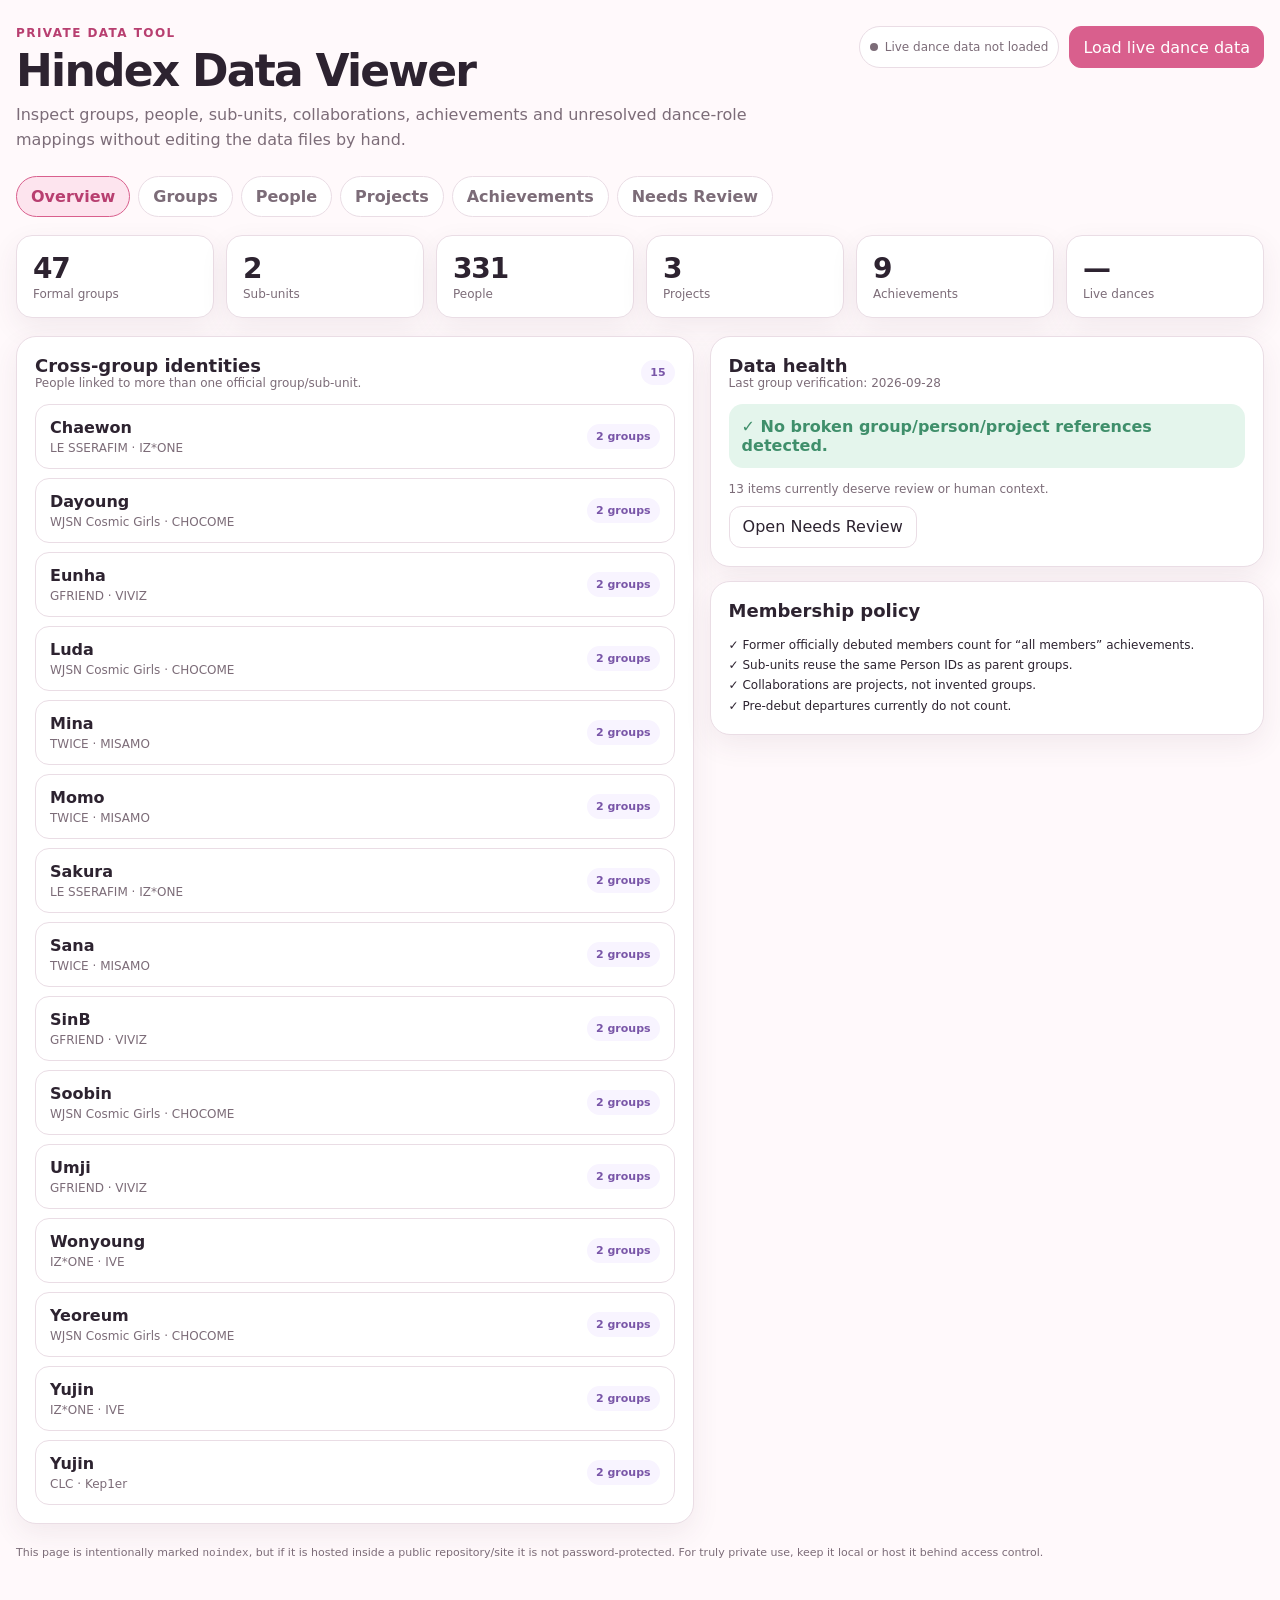
<file: data-viewer.html>
<!DOCTYPE html>
<html lang="en">
<head>
  <meta charset="UTF-8" />
  <meta name="viewport" content="width=device-width, initial-scale=1.0" />
  <meta name="robots" content="noindex,nofollow,noarchive" />
  <title>Hindex Data Viewer</title>

  <style>
    :root {
      color-scheme: light;
      --bg: #fff9fb;
      --panel: #ffffff;
      --panel-soft: #fff1f5;
      --panel-soft-2: #f8f4ff;
      --text: #2d2330;
      --muted: #7c6c78;
      --border: #eadde5;
      --accent: #d95f8d;
      --accent-strong: #b83f70;
      --accent-soft: #fde4ee;
      --green: #3f8f6b;
      --green-soft: #e4f5ec;
      --orange: #b87333;
      --orange-soft: #fff0df;
      --red: #b84f5e;
      --red-soft: #fde8eb;
      --purple: #7956a8;
      --purple-soft: #f0e8fb;
      --shadow: 0 10px 28px rgba(88, 53, 72, 0.08);
      --radius: 20px;
    }

    @media (prefers-color-scheme: dark) {
      :root {
        color-scheme: dark;
        --bg: #171318;
        --panel: #211b22;
        --panel-soft: #2b2025;
        --panel-soft-2: #25202d;
        --text: #f7edf2;
        --muted: #baa8b2;
        --border: #433641;
        --accent: #f08bb1;
        --accent-strong: #ffacd0;
        --accent-soft: #422635;
        --green: #7bc49e;
        --green-soft: #1f392d;
        --orange: #e4aa6f;
        --orange-soft: #422f22;
        --red: #e78a96;
        --red-soft: #43262d;
        --purple: #bba0e3;
        --purple-soft: #322940;
        --shadow: 0 12px 30px rgba(0, 0, 0, 0.22);
      }
    }

    * { box-sizing: border-box; }

    body {
      margin: 0;
      min-height: 100vh;
      background: var(--bg);
      color: var(--text);
      font-family: Inter, ui-sans-serif, system-ui, -apple-system, BlinkMacSystemFont, "Segoe UI", sans-serif;
    }

    button, input, select { font: inherit; }
    button { color: inherit; }

    .app {
      width: min(1500px, calc(100% - 32px));
      margin: 0 auto;
      padding: 26px 0 56px;
    }

    .topbar {
      display: flex;
      align-items: flex-start;
      justify-content: space-between;
      gap: 20px;
      margin-bottom: 18px;
    }

    .eyebrow {
      color: var(--accent-strong);
      font-size: 12px;
      font-weight: 800;
      letter-spacing: .12em;
      text-transform: uppercase;
      margin-bottom: 5px;
    }

    h1 {
      margin: 0;
      font-size: clamp(28px, 4vw, 44px);
      letter-spacing: -0.04em;
    }

    .subtitle {
      margin: 7px 0 0;
      color: var(--muted);
      max-width: 760px;
      line-height: 1.55;
    }

    .top-actions {
      display: flex;
      gap: 10px;
      flex-wrap: wrap;
      justify-content: flex-end;
    }

    .button {
      border: 1px solid var(--border);
      background: var(--panel);
      border-radius: 12px;
      min-height: 42px;
      padding: 9px 13px;
      cursor: pointer;
      transition: .18s ease;
    }

    .button:hover { border-color: var(--accent); transform: translateY(-1px); }
    .button.primary { background: var(--accent); color: white; border-color: var(--accent); }
    .button.primary:hover { background: var(--accent-strong); }
    .button:disabled { opacity: .55; cursor: not-allowed; transform: none; }

    .live-status {
      display: inline-flex;
      align-items: center;
      gap: 7px;
      color: var(--muted);
      font-size: 12px;
      padding: 8px 10px;
      border-radius: 999px;
      border: 1px solid var(--border);
      background: var(--panel);
    }

    .dot { width: 8px; height: 8px; border-radius: 50%; background: var(--muted); }
    .dot.ok { background: var(--green); }
    .dot.loading { background: var(--orange); }
    .dot.error { background: var(--red); }

    .tabs {
      display: flex;
      gap: 8px;
      overflow-x: auto;
      padding: 5px 0 14px;
      scrollbar-width: thin;
    }

    .tab {
      white-space: nowrap;
      border: 1px solid var(--border);
      background: var(--panel);
      color: var(--muted);
      padding: 10px 14px;
      border-radius: 999px;
      cursor: pointer;
      font-weight: 700;
    }

    .tab.active {
      color: var(--accent-strong);
      border-color: var(--accent);
      background: var(--accent-soft);
    }

    .page { display: none; }
    .page.active { display: block; }

    .metrics {
      display: grid;
      grid-template-columns: repeat(6, minmax(0, 1fr));
      gap: 12px;
      margin: 4px 0 18px;
    }

    .metric {
      padding: 16px;
      border: 1px solid var(--border);
      background: var(--panel);
      border-radius: 16px;
      box-shadow: var(--shadow);
      min-width: 0;
    }

    .metric-value { font-size: 28px; font-weight: 900; letter-spacing: -0.04em; }
    .metric-label { color: var(--muted); font-size: 12px; margin-top: 2px; }

    .grid-2 { display: grid; grid-template-columns: minmax(0, 1.1fr) minmax(330px, .9fr); gap: 16px; }
    .grid-3 { display: grid; grid-template-columns: repeat(3, minmax(0, 1fr)); gap: 12px; }

    .panel {
      background: var(--panel);
      border: 1px solid var(--border);
      border-radius: var(--radius);
      box-shadow: var(--shadow);
      padding: 18px;
      min-width: 0;
    }

    .panel + .panel { margin-top: 14px; }

    .panel-header {
      display: flex;
      align-items: center;
      justify-content: space-between;
      gap: 12px;
      margin-bottom: 14px;
    }

    .panel-title { margin: 0; font-size: 18px; }
    .muted { color: var(--muted); }
    .small { font-size: 12px; }
    .tiny { font-size: 11px; }

    .toolbar {
      display: grid;
      grid-template-columns: minmax(220px, 1fr) 180px 180px;
      gap: 10px;
      margin-bottom: 14px;
    }

    .toolbar.two { grid-template-columns: minmax(220px, 1fr) 220px; }

    .input, .select {
      width: 100%;
      min-height: 44px;
      border: 1px solid var(--border);
      border-radius: 12px;
      background: var(--panel);
      color: var(--text);
      padding: 9px 12px;
      outline: none;
    }

    .input:focus, .select:focus {
      border-color: var(--accent);
      box-shadow: 0 0 0 3px var(--accent-soft);
    }

    .card-list { display: grid; gap: 9px; }

    .row-card {
      width: 100%;
      text-align: left;
      border: 1px solid var(--border);
      background: var(--panel);
      border-radius: 14px;
      padding: 13px 14px;
      cursor: pointer;
      transition: .15s ease;
    }

    .row-card:hover, .row-card.selected {
      border-color: var(--accent);
      background: var(--panel-soft);
    }

    .row-card.selected { box-shadow: inset 3px 0 0 var(--accent); }

    .row-main {
      display: flex;
      justify-content: space-between;
      gap: 12px;
      align-items: center;
    }

    .row-name { font-weight: 850; min-width: 0; overflow-wrap: anywhere; }
    .row-meta { color: var(--muted); font-size: 12px; margin-top: 4px; }

    .badge {
      display: inline-flex;
      align-items: center;
      gap: 5px;
      border-radius: 999px;
      padding: 5px 8px;
      font-size: 11px;
      font-weight: 800;
      background: var(--panel-soft-2);
      color: var(--purple);
      border: 1px solid transparent;
    }

    .badge.active { background: var(--green-soft); color: var(--green); }
    .badge.former, .badge.disbanded { background: var(--red-soft); color: var(--red); }
    .badge.reunion { background: var(--purple-soft); color: var(--purple); }
    .badge.inactive { background: var(--orange-soft); color: var(--orange); }
    .badge.subunit { background: var(--accent-soft); color: var(--accent-strong); }
    .badge.warning { background: var(--orange-soft); color: var(--orange); }

    .detail-title {
      display: flex;
      align-items: center;
      gap: 8px;
      flex-wrap: wrap;
      margin-bottom: 4px;
    }

    .detail-title h2 { margin: 0; font-size: 26px; letter-spacing: -0.03em; }
    .id-line { font-family: ui-monospace, SFMono-Regular, Menlo, Consolas, monospace; color: var(--muted); font-size: 12px; }

    .stat-strip {
      display: grid;
      grid-template-columns: repeat(3, 1fr);
      gap: 8px;
      margin: 16px 0;
    }

    .mini-stat {
      background: var(--panel-soft);
      border-radius: 12px;
      padding: 10px;
      text-align: center;
    }

    .mini-stat strong { display: block; font-size: 20px; }
    .mini-stat span { color: var(--muted); font-size: 11px; }

    .member-section { margin-top: 17px; }
    .section-label { font-size: 12px; color: var(--muted); font-weight: 800; text-transform: uppercase; letter-spacing: .08em; margin-bottom: 8px; }

    .member-grid { display: flex; flex-wrap: wrap; gap: 8px; }

    .member-chip {
      border: 1px solid var(--border);
      background: var(--panel);
      border-radius: 11px;
      padding: 8px 10px;
      cursor: pointer;
      text-align: left;
    }

    .member-chip:hover { border-color: var(--accent); background: var(--accent-soft); }
    .member-chip.former { border-style: dashed; color: var(--muted); }

    .relation-list { display: flex; flex-wrap: wrap; gap: 7px; margin-top: 8px; }

    .relation {
      border-radius: 10px;
      border: 1px solid var(--border);
      background: var(--panel-soft);
      padding: 7px 9px;
      font-size: 12px;
    }

    .note {
      margin-top: 14px;
      padding: 11px 12px;
      border-radius: 12px;
      background: var(--orange-soft);
      color: var(--orange);
      font-size: 12px;
      line-height: 1.5;
    }

    .person-drawer {
      margin-top: 14px;
      border-top: 1px solid var(--border);
      padding-top: 14px;
    }

    .empty {
      color: var(--muted);
      text-align: center;
      padding: 28px 14px;
      border: 1px dashed var(--border);
      border-radius: 14px;
    }

    .project-card, .achievement-card, .review-card {
      border: 1px solid var(--border);
      background: var(--panel);
      border-radius: 16px;
      padding: 15px;
    }

    .project-card h3, .achievement-card h3, .review-card h3 { margin: 0 0 5px; font-size: 16px; }

    .progress {
      width: 100%;
      height: 10px;
      overflow: hidden;
      border-radius: 999px;
      background: var(--panel-soft);
      margin: 10px 0 6px;
    }

    .progress > span {
      display: block;
      height: 100%;
      border-radius: inherit;
      background: var(--accent);
    }

    .json-box {
      margin-top: 12px;
      background: var(--panel-soft-2);
      border: 1px solid var(--border);
      padding: 12px;
      border-radius: 12px;
      font: 12px/1.5 ui-monospace, SFMono-Regular, Menlo, Consolas, monospace;
      white-space: pre-wrap;
      overflow-wrap: anywhere;
      max-height: 330px;
      overflow: auto;
    }

    details summary { cursor: pointer; color: var(--accent-strong); font-weight: 750; }

    .integrity-ok {
      padding: 13px;
      border-radius: 14px;
      color: var(--green);
      background: var(--green-soft);
      font-weight: 750;
    }

    .footer-note {
      color: var(--muted);
      font-size: 11px;
      margin-top: 20px;
      line-height: 1.55;
    }

    .review-assistant {
      border: 1px solid var(--accent);
      background: linear-gradient(135deg, var(--panel), var(--panel-soft));
      border-radius: var(--radius);
      box-shadow: var(--shadow);
      padding: 20px;
      margin-bottom: 16px;
    }

    .review-question-title {
      margin: 4px 0 16px;
      font-size: clamp(22px, 3vw, 34px);
      letter-spacing: -0.035em;
    }

    .compare-grid {
      display: grid;
      grid-template-columns: minmax(0, 1fr) 54px minmax(0, 1fr);
      align-items: stretch;
      gap: 12px;
      margin: 14px 0 16px;
    }

    .compare-card {
      border: 1px solid var(--border);
      background: var(--panel);
      border-radius: 16px;
      padding: 16px;
      min-width: 0;
    }

    .compare-label {
      color: var(--muted);
      text-transform: uppercase;
      letter-spacing: .08em;
      font-weight: 850;
      font-size: 10px;
      margin-bottom: 8px;
    }

    .compare-name {
      font-size: 22px;
      font-weight: 900;
      overflow-wrap: anywhere;
      letter-spacing: -0.025em;
    }

    .compare-meta {
      color: var(--muted);
      font-size: 12px;
      line-height: 1.5;
      margin-top: 7px;
      overflow-wrap: anywhere;
    }

    .compare-equals {
      display: grid;
      place-items: center;
      color: var(--accent-strong);
      font-size: 27px;
      font-weight: 900;
    }

    .review-actions,
    .review-tools {
      display: flex;
      gap: 9px;
      flex-wrap: wrap;
      align-items: center;
    }

    .review-tools {
      margin-top: 14px;
      padding-top: 14px;
      border-top: 1px solid var(--border);
    }

    .button.yes {
      background: var(--green-soft);
      color: var(--green);
      font-weight: 850;
    }

    .button.no {
      background: var(--red-soft);
      color: var(--red);
      font-weight: 850;
    }

    .button.skip {
      color: var(--muted);
      font-weight: 750;
    }

    .review-memory-note {
      color: var(--muted);
      font-size: 11px;
      line-height: 1.5;
      flex: 1 1 280px;
    }

    .manual-resolver {
      border: 1px solid var(--border);
      background: var(--panel);
      border-radius: var(--radius);
      box-shadow: var(--shadow);
      padding: 20px;
      margin-bottom: 16px;
    }

    .manual-context {
      display: grid;
      grid-template-columns: repeat(3, minmax(0, 1fr));
      gap: 10px;
      margin: 14px 0;
    }

    .manual-context-card {
      border: 1px solid var(--border);
      background: var(--panel-soft);
      border-radius: 14px;
      padding: 12px;
      min-width: 0;
    }

    .manual-context-value {
      font-weight: 850;
      font-size: 16px;
      overflow-wrap: anywhere;
      margin-top: 3px;
    }

    .manual-section {
      border-top: 1px solid var(--border);
      margin-top: 16px;
      padding-top: 16px;
    }

    .manual-section:first-of-type {
      border-top: 0;
      margin-top: 0;
      padding-top: 0;
    }

    .manual-grid {
      display: grid;
      grid-template-columns: repeat(2, minmax(0, 1fr));
      gap: 10px;
      margin-top: 10px;
    }

    .manual-grid.three {
      grid-template-columns: repeat(3, minmax(0, 1fr));
    }

    .manual-field {
      min-width: 0;
    }

    .manual-field label {
      display: block;
      color: var(--muted);
      font-size: 10px;
      font-weight: 850;
      text-transform: uppercase;
      letter-spacing: .07em;
      margin-bottom: 6px;
    }

    .manual-person-select {
      width: 100%;
      min-height: 190px;
      border: 1px solid var(--border);
      border-radius: 12px;
      background: var(--panel);
      color: var(--text);
      padding: 6px;
      outline: none;
    }

    .manual-person-select:focus {
      border-color: var(--accent);
      box-shadow: 0 0 0 3px var(--accent-soft);
    }

    .manual-hint {
      color: var(--muted);
      font-size: 11px;
      line-height: 1.55;
      margin-top: 7px;
    }

    .manual-status {
      display: inline-flex;
      align-items: center;
      border-radius: 999px;
      padding: 5px 9px;
      background: var(--accent-soft);
      color: var(--accent-strong);
      font-size: 11px;
      font-weight: 800;
    }

    .manual-warning {
      border: 1px solid var(--warning-border, var(--border));
      background: var(--warning-soft, var(--panel-soft));
      border-radius: 12px;
      padding: 10px 12px;
      color: var(--muted);
      font-size: 12px;
      line-height: 1.55;
      margin-top: 10px;
    }

    @media (max-width: 720px) {
      .manual-context,
      .manual-grid,
      .manual-grid.three {
        grid-template-columns: 1fr;
      }

      .manual-person-select {
        min-height: 150px;
      }
    }

    .local-resolution {
      display: inline-flex;
      border-radius: 999px;
      background: var(--green-soft);
      color: var(--green);
      padding: 5px 8px;
      font-size: 11px;
      font-weight: 800;
    }

    @media (max-width: 720px) {
      .compare-grid { grid-template-columns: 1fr; }
      .compare-equals { min-height: 28px; }
      .review-actions .button { flex: 1 1 140px; }
    }

    @media (max-width: 1080px) {
      .metrics { grid-template-columns: repeat(3, minmax(0, 1fr)); }
      .grid-2 { grid-template-columns: 1fr; }
    }

    @media (max-width: 720px) {
      .app { width: min(100% - 20px, 1500px); padding-top: 18px; }
      .topbar { display: block; }
      .top-actions { justify-content: flex-start; margin-top: 14px; }
      .metrics { grid-template-columns: repeat(2, minmax(0, 1fr)); }
      .toolbar, .toolbar.two { grid-template-columns: 1fr; }
      .grid-3 { grid-template-columns: 1fr; }
      .stat-strip { grid-template-columns: repeat(3, minmax(0, 1fr)); }
    }
  </style>
</head>

<body>
  <main class="app">
    <header class="topbar">
      <div>
        <div class="eyebrow">Private data tool</div>
        <h1>Hindex Data Viewer</h1>
        <p class="subtitle">
          Inspect groups, people, sub-units, collaborations, achievements and unresolved dance-role mappings without editing the data files by hand.
        </p>
      </div>

      <div class="top-actions">
        <div class="live-status" title="Google Sheet / Apps Script dance data status">
          <span id="liveDot" class="dot"></span>
          <span id="liveStatusText">Live dance data not loaded</span>
        </div>
        <button id="reloadDanceData" class="button primary" type="button">Load live dance data</button>
      </div>
    </header>

    <nav class="tabs" aria-label="Data viewer sections">
      <button class="tab active" type="button" data-page="overview">Overview</button>
      <button class="tab" type="button" data-page="groups">Groups</button>
      <button class="tab" type="button" data-page="people">People</button>
      <button class="tab" type="button" data-page="projects">Projects</button>
      <button class="tab" type="button" data-page="achievements">Achievements</button>
      <button class="tab" type="button" data-page="review">Needs Review</button>
    </nav>

    <section id="page-overview" class="page active"></section>
    <section id="page-groups" class="page"></section>
    <section id="page-people" class="page"></section>
    <section id="page-projects" class="page"></section>
    <section id="page-achievements" class="page"></section>
    <section id="page-review" class="page"></section>

    <p class="footer-note">
      This page is intentionally marked <code>noindex</code>, but if it is hosted inside a public repository/site it is not password-protected. For truly private use, keep it local or host it behind access control.
    </p>
  </main>

  <!-- Data layer: load before the viewer logic. -->
  <script src="data/groups.js"></script>
  <script src="data/artists.js"></script>
  <script src="data/dances.js"></script>
  <script src="data/achievements.js"></script>

  <script>
    (() => {
      "use strict";

      const data = window.HID_DATA || {};
      const groups = data.groups || {};
      const people = data.people || {};
      const projects = data.projects || {};
      const achievements = data.achievements || [];

      const state = {
        page: "overview",
        dances: [],
        danceLoadState: "idle",
        danceLoadError: "",
        selectedGroupId: Object.keys(groups)[0] || null,
        selectedPersonId: null,
        groupSearch: "",
        groupStatus: "all",
        groupKind: "all",
        personSearch: "",
        personGroup: "all",
        reviewSessionSkipped: new Set(),
        manualSessionSkipped: new Set(),
        reviewDecisions: null
      };

      const $ = (selector, scope = document) => scope.querySelector(selector);
      const $$ = (selector, scope = document) => [...scope.querySelectorAll(selector)];

      function escapeHtml(value) {
        return String(value ?? "")
          .replaceAll("&", "&amp;")
          .replaceAll("<", "&lt;")
          .replaceAll(">", "&gt;")
          .replaceAll('"', "&quot;")
          .replaceAll("'", "&#039;");
      }

      function safeArray(value) {
        return Array.isArray(value) ? value : [];
      }

      const REVIEW_STORAGE_KEY = "hindex-review-decisions-v1";

      function normalizeReviewText(value) {
        return String(value || "")
          .trim()
          .toLowerCase()
          .normalize("NFD")
          .replace(/[\u0300-\u036f]/g, "")
          .replaceAll("’", "'")
          .replace(/[^a-z0-9]+/g, " ")
          .replace(/\s+/g, " ")
          .trim();
      }

      function loadReviewDecisions() {
        try {
          const raw = localStorage.getItem(REVIEW_STORAGE_KEY);
          const parsed = raw ? JSON.parse(raw) : {};
          return {
            mappings: parsed && typeof parsed.mappings === "object" ? parsed.mappings : {},
            rejections: parsed && typeof parsed.rejections === "object" ? parsed.rejections : {},
            proposals: Array.isArray(parsed?.proposals) ? parsed.proposals : []
          };
        } catch {
          return { mappings: {}, rejections: {}, proposals: [] };
        }
      }

      function getReviewDecisions() {
        if (!state.reviewDecisions) state.reviewDecisions = loadReviewDecisions();
        return state.reviewDecisions;
      }

      function saveReviewDecisions() {
        try {
          localStorage.setItem(REVIEW_STORAGE_KEY, JSON.stringify(getReviewDecisions()));
        } catch (error) {
          console.warn("Could not save review decisions", error);
        }
      }

      function makeDanceReviewKey(dance) {
        const source = normalizeReviewText(
          dance?.sourceArtistName ||
          dance?.raw?.artist ||
          "unknown-source"
        );

        const role = normalizeReviewText(
          dance?.roleName ||
          dance?.raw?.dancerRole ||
          ""
        );

        return `${source}|||${role}`;
      }

      function slugifyId(value) {
        return normalizeReviewText(value)
          .replace(/\s+/g, "_")
          .replace(/^_+|_+$/g, "");
      }

      function ensureUniqueId(baseId, collection) {
        let id = baseId || "new_item";
        let counter = 2;

        while (collection[id]) {
          id = `${baseId}_${counter}`;
          counter += 1;
        }

        return id;
      }

      function addUnique(array, value) {
        if (!Array.isArray(array)) return;
        if (!array.includes(value)) array.push(value);
      }

      function applyLocalEntityProposals() {
        const decisions = getReviewDecisions();

        safeArray(decisions.proposals).forEach(proposal => {
          if (!proposal || !proposal.personId || !proposal.personName) return;

          if (!people[proposal.personId]) {
            people[proposal.personId] = {
              id: proposal.personId,
              name: proposal.personName,
              aliases: [],
              groupIds: [],
              currentGroupIds: [],
              formerGroupIds: []
            };
          }

          const person = people[proposal.personId];

          if (proposal.sourceType === "group" || proposal.sourceType === "subunit") {
            if (!proposal.sourceId || !proposal.sourceName) return;

            if (!groups[proposal.sourceId]) {
              groups[proposal.sourceId] = {
                id: proposal.sourceId,
                name: proposal.sourceName,
                kind: proposal.sourceType === "subunit" ? "subunit" : "group",
                status: "active",
                membershipComplete: false,
                currentMemberIds: [],
                formerMemberIds: [],
                memberIds: []
              };
            }

            const group = groups[proposal.sourceId];

            if (proposal.sourceType === "subunit" && proposal.parentGroupId) {
              group.parentGroupId = proposal.parentGroupId;
            }

            addUnique(group.memberIds, proposal.personId);
            addUnique(person.groupIds, proposal.sourceId);

            if (proposal.membershipStatus === "former") {
              addUnique(group.formerMemberIds, proposal.personId);
              addUnique(person.formerGroupIds, proposal.sourceId);
            } else {
              addUnique(group.currentMemberIds, proposal.personId);
              addUnique(person.currentGroupIds, proposal.sourceId);
            }

            if (data.groupAliases) {
              data.groupAliases[normalizeReviewText(proposal.sourceName)] = proposal.sourceId;
            }
          }

          if (proposal.sourceType === "project") {
            if (!proposal.sourceId || !proposal.sourceName) return;

            if (!projects[proposal.sourceId]) {
              projects[proposal.sourceId] = {
                id: proposal.sourceId,
                name: proposal.sourceName,
                kind: "collaboration",
                participantIds: [],
                sourceAliases: [proposal.sourceName]
              };
            }

            addUnique(projects[proposal.sourceId].participantIds, proposal.personId);
            addUnique(projects[proposal.sourceId].sourceAliases, proposal.sourceName);
          }
        });
      }

      function applySavedReviewDecisions(dances) {
        const decisions = getReviewDecisions();

        safeArray(dances).forEach(dance => {
          if (!dance || dance.personId) return;

          const key = makeDanceReviewKey(dance);
          const mapping = decisions.mappings[key];

          if (mapping?.ignore === true) {
            dance.needsReview = false;
            dance.reviewReason = "";
            dance.reviewDecisionApplied = true;
            dance.reviewDecisionKey = key;
            dance.reviewIgnored = true;
            return;
          }

          if (!mapping?.personId || !people[mapping.personId]) return;

          dance.personId = mapping.personId;
          dance.needsReview = false;
          dance.reviewReason = "";
          dance.reviewDecisionApplied = true;
          dance.reviewDecisionKey = key;
        });

        return dances;
      }

      function levenshteinDistance(a, b) {
        const left = normalizeReviewText(a);
        const right = normalizeReviewText(b);

        if (left === right) return 0;
        if (!left.length) return right.length;
        if (!right.length) return left.length;

        let previous = Array.from({ length: right.length + 1 }, (_, i) => i);

        for (let i = 1; i <= left.length; i++) {
          const current = [i];

          for (let j = 1; j <= right.length; j++) {
            current[j] = Math.min(
              previous[j] + 1,
              current[j - 1] + 1,
              previous[j - 1] + (left[i - 1] === right[j - 1] ? 0 : 1)
            );
          }

          previous = current;
        }

        return previous[right.length];
      }

      function nameSimilarity(a, b) {
        const left = normalizeReviewText(a);
        const right = normalizeReviewText(b);

        if (!left || !right) return 0;
        if (left === right) return 1;

        if (
          Math.min(left.length, right.length) >= 4 &&
          (left.includes(right) || right.includes(left))
        ) return 0.93;

        const charScore =
          1 - levenshteinDistance(left, right) / Math.max(left.length, right.length);

        const leftTokens = new Set(left.split(" ").filter(Boolean));
        const rightTokens = new Set(right.split(" ").filter(Boolean));
        const overlap = [...leftTokens].filter(token => rightTokens.has(token)).length;
        const union = new Set([...leftTokens, ...rightTokens]).size;
        const tokenScore = union ? overlap / union : 0;

        return Math.max(charScore, tokenScore * 0.92);
      }

      function candidateScore(roleName, person) {
        return Math.max(
          0,
          ...[person?.name, ...safeArray(person?.aliases)]
            .filter(Boolean)
            .map(name => nameSimilarity(roleName, name))
        );
      }

      function candidatePoolForDance(dance) {
        if (dance.groupId && groups[dance.groupId]) {
          return {
            ids: safeArray(groups[dance.groupId].memberIds),
            scoped: true,
            context: groups[dance.groupId].name
          };
        }

        if (dance.projectId && projects[dance.projectId]) {
          return {
            ids: safeArray(projects[dance.projectId].participantIds),
            scoped: true,
            context: projects[dance.projectId].name
          };
        }

        return {
          ids: [],
          scoped: false,
          context: dance.sourceArtistName || "Unknown source"
        };
      }

      function getSuggestedCandidates(dance) {
        const decisions = getReviewDecisions();
        const key = makeDanceReviewKey(dance);
        const rejected = new Set(safeArray(decisions.rejections[key]));
        const pool = candidatePoolForDance(dance);

        // Never auto-guess across the entire database when the source artist/group
        // itself is unknown. Manual Resolver handles those cases instead.
        if (!pool.scoped) return [];

        const threshold = 0.38;

        return pool.ids
          .filter(id => people[id] && !rejected.has(id))
          .map(id => ({
            personId: id,
            person: people[id],
            score: candidateScore(dance.roleName, people[id])
          }))
          .filter(item => item.score >= threshold)
          .sort((a, b) => b.score - a.score || a.person.name.localeCompare(b.person.name))
          .slice(0, 5);
      }

      function getUnresolvedDanceGroups() {
        if (state.danceLoadState !== "loaded" || !data.getUnresolvedDances) return [];

        const map = new Map();

        data.getUnresolvedDances(state.dances).forEach(dance => {
          const key = makeDanceReviewKey(dance);

          if (!map.has(key)) {
            map.set(key, { key, dance, count: 0 });
          }

          map.get(key).count += 1;
        });

        return [...map.values()];
      }

      function getNextReviewQuestion() {
        const decisions = getReviewDecisions();

        for (const item of getUnresolvedDanceGroups()) {
          if (decisions.mappings[item.key]) continue;
          if (state.reviewSessionSkipped.has(item.key)) continue;

          const candidates = getSuggestedCandidates(item.dance);
          if (!candidates.length) continue;

          return {
            ...item,
            candidate: candidates[0],
            candidateCount: candidates.length
          };
        }

        return null;
      }

      function getNextManualReviewItem() {
        const decisions = getReviewDecisions();

        for (const item of getUnresolvedDanceGroups()) {
          if (decisions.mappings[item.key]) continue;
          if (state.manualSessionSkipped.has(item.key)) continue;

          return item;
        }

        return null;
      }

      function manualCandidateIdsForDance(dance) {
        if (dance.groupId && groups[dance.groupId]) {
          return safeArray(groups[dance.groupId].memberIds);
        }

        if (dance.projectId && projects[dance.projectId]) {
          return safeArray(projects[dance.projectId].participantIds);
        }

        // Manual selection is deliberate, so global browsing is allowed here.
        return Object.keys(people);
      }

      function renderPersonOption(personId) {
        const person = people[personId];
        if (!person) return "";

        const affiliations = safeArray(person.groupIds)
          .map(groupName)
          .filter(Boolean)
          .join(" · ");

        return `${person.name} — ${person.id}${affiliations ? ` — ${affiliations}` : ""}`;
      }

      function saveManualExistingMapping(item, personId) {
        if (!item || !personId || !people[personId]) return false;

        const decisions = getReviewDecisions();

        decisions.mappings[item.key] = {
          personId,
          sourceArtistName: item.dance.sourceArtistName || "",
          roleName: item.dance.roleName || "",
          resolutionType: "manual_existing_person",
          confirmedAt: new Date().toISOString()
        };

        delete decisions.rejections[item.key];
        state.manualSessionSkipped.delete(item.key);

        saveReviewDecisions();
        applySavedReviewDecisions(state.dances);
        return true;
      }

      function saveIgnoreMapping(item) {
        if (!item) return;

        const decisions = getReviewDecisions();

        decisions.mappings[item.key] = {
          ignore: true,
          sourceArtistName: item.dance.sourceArtistName || "",
          roleName: item.dance.roleName || "",
          resolutionType: "ignore_non_person_role",
          confirmedAt: new Date().toISOString()
        };

        state.manualSessionSkipped.delete(item.key);
        saveReviewDecisions();
        applySavedReviewDecisions(state.dances);
      }

      function saveNewEntityProposal(item, form) {
        const decisions = getReviewDecisions();

        const sourceType = form.sourceType;
        const sourceName = String(form.sourceName || "").trim();
        const requestedSourceId = slugifyId(form.sourceId || sourceName);
        const personName = String(form.personName || "").trim();
        const requestedPersonId = slugifyId(form.personId || personName);
        const membershipStatus = form.membershipStatus === "former" ? "former" : "current";
        const parentGroupId = String(form.parentGroupId || "").trim();

        if (!personName || !requestedPersonId) {
          throw new Error("Canonical person name and Person ID are required.");
        }

        let personId = requestedPersonId;

        if (people[personId] && people[personId].name !== personName) {
          personId = ensureUniqueId(personId, people);
        }

        let sourceId = requestedSourceId;

        if (sourceType !== "solo") {
          if (!sourceName || !sourceId) {
            throw new Error("Source name and Source ID are required.");
          }

          const sourceCollection = sourceType === "project" ? projects : groups;

          if (sourceCollection[sourceId] && sourceCollection[sourceId].name !== sourceName) {
            sourceId = ensureUniqueId(sourceId, sourceCollection);
          }
        } else {
          sourceId = "";
        }

        const proposal = {
          id: `proposal_${Date.now()}_${Math.random().toString(36).slice(2, 8)}`,
          reviewKey: item.key,
          sourceType,
          sourceName,
          sourceId,
          parentGroupId: sourceType === "subunit" ? parentGroupId : "",
          membershipStatus,
          personName,
          personId,
          rawSourceArtistName: item.dance.sourceArtistName || "",
          rawRoleName: item.dance.roleName || "",
          createdAt: new Date().toISOString()
        };

        decisions.proposals.push(proposal);

        decisions.mappings[item.key] = {
          personId,
          sourceArtistName: item.dance.sourceArtistName || "",
          roleName: item.dance.roleName || "",
          resolutionType: "new_entity_proposal",
          proposalId: proposal.id,
          confirmedAt: new Date().toISOString()
        };

        state.manualSessionSkipped.delete(item.key);

        applyLocalEntityProposals();
        saveReviewDecisions();
        applySavedReviewDecisions(state.dances);

        return proposal;
      }

      function confirmReviewMatch(question) {
        const decisions = getReviewDecisions();

        decisions.mappings[question.key] = {
          personId: question.candidate.personId,
          sourceArtistName: question.dance.sourceArtistName || "",
          roleName: question.dance.roleName || "",
          confirmedAt: new Date().toISOString()
        };

        delete decisions.rejections[question.key];
        state.reviewSessionSkipped.delete(question.key);

        saveReviewDecisions();
        applySavedReviewDecisions(state.dances);
      }

      function rejectReviewMatch(question) {
        const decisions = getReviewDecisions();
        const rejected = new Set(safeArray(decisions.rejections[question.key]));

        rejected.add(question.candidate.personId);
        decisions.rejections[question.key] = [...rejected];
        saveReviewDecisions();
      }

      function exportReviewDecisions() {
        const payload = {
          format: "Hindex review decisions",
          version: 2,
          exportedAt: new Date().toISOString(),
          ...getReviewDecisions()
        };

        const blob = new Blob(
          [JSON.stringify(payload, null, 2)],
          { type: "application/json" }
        );

        const url = URL.createObjectURL(blob);
        const link = document.createElement("a");

        link.href = url;
        link.download =
          `hindex-review-decisions-${new Date().toISOString().slice(0, 10)}.json`;

        document.body.appendChild(link);
        link.click();
        link.remove();

        setTimeout(() => URL.revokeObjectURL(url), 1000);
      }

      async function clearReviewMemory() {
        if (!window.confirm(
          "Clear every saved review decision and local proposal from this browser? Your GitHub files are not affected."
        )) return;

        try {
          localStorage.removeItem(REVIEW_STORAGE_KEY);
        } catch {}

        window.location.reload();
      }

      function groupName(id) {
        return groups[id]?.name || id || "Unknown group";
      }

      function personName(id) {
        return people[id]?.name || id || "Unknown person";
      }

      function getSubunits(groupId) {
        return Object.values(groups).filter(group => group.parentGroupId === groupId);
      }

      function statusBadge(status) {
        const normalized = String(status || "unknown").toLowerCase();
        return `<span class="badge ${escapeHtml(normalized)}">${escapeHtml(status || "unknown")}</span>`;
      }

      function kindBadge(kind) {
        return `<span class="badge ${kind === "subunit" ? "subunit" : ""}">${escapeHtml(kind || "group")}</span>`;
      }

      function metric(value, label) {
        return `
          <div class="metric">
            <div class="metric-value">${escapeHtml(value)}</div>
            <div class="metric-label">${escapeHtml(label)}</div>
          </div>
        `;
      }

      function setLiveStatus(type, text) {
        const dot = $("#liveDot");
        const label = $("#liveStatusText");
        dot.className = `dot ${type || ""}`;
        label.textContent = text;
      }

      function validateData() {
        const issues = [];
        const warnings = [];

        Object.values(groups).forEach(group => {
          safeArray(group.memberIds).forEach(personId => {
            if (!people[personId]) {
              issues.push({
                type: "Missing person",
                message: `${group.name} references missing Person ID: ${personId}`,
                groupId: group.id
              });
            }
          });

          if (group.parentGroupId && !groups[group.parentGroupId]) {
            issues.push({
              type: "Missing parent group",
              message: `${group.name} references missing parent group: ${group.parentGroupId}`,
              groupId: group.id
            });
          }

          if (group.reviewNote) {
            warnings.push({
              type: "Group review note",
              message: `${group.name}: ${group.reviewNote}`,
              groupId: group.id
            });
          }
        });

        Object.values(projects).forEach(project => {
          safeArray(project.participantIds).forEach(personId => {
            if (!people[personId]) {
              issues.push({
                type: "Missing project participant",
                message: `${project.name} references missing Person ID: ${personId}`,
                projectId: project.id
              });
            }
          });
        });

        const normalizedNameMap = new Map();
        Object.values(people).forEach(person => {
          const key = String(person.name || "").trim().toLowerCase();
          if (!key) return;
          if (!normalizedNameMap.has(key)) normalizedNameMap.set(key, []);
          normalizedNameMap.get(key).push(person.id);
        });

        normalizedNameMap.forEach((ids, name) => {
          if (ids.length > 1) {
            warnings.push({
              type: "Duplicate display name",
              message: `“${name}” belongs to multiple Person IDs: ${ids.join(", ")}`,
              personIds: ids
            });
          }
        });

        safeArray(data.groupReview?.unresolvedPolicyExamples).forEach(example => {
          warnings.push({ type: "Policy review", message: example });
        });

        if (state.danceLoadState === "loaded" && data.getUnresolvedDances) {
          data.getUnresolvedDances(state.dances).forEach(dance => {
            warnings.push({
              type: "Unresolved dance role",
              message: dance.reviewReason || `${dance.sourceArtistName} / ${dance.roleName}`,
              dance
            });
          });
        }

        return { issues, warnings };
      }

      function getCoveredPersonIds() {
        return new Set(state.dances.map(d => d.personId).filter(Boolean));
      }

      function renderOverview() {
        const page = $("#page-overview");
        const formalGroups = Object.values(groups).filter(g => g.kind !== "subunit");
        const subunits = Object.values(groups).filter(g => g.kind === "subunit");
        const review = validateData();
        const crossGroupPeople = Object.values(people)
          .filter(person => safeArray(person.groupIds).length > 1)
          .sort((a, b) => safeArray(b.groupIds).length - safeArray(a.groupIds).length || a.name.localeCompare(b.name));

        const verifiedAt = data.groupReview?.verifiedAt || "Not recorded";

        page.innerHTML = `
          <div class="metrics">
            ${metric(formalGroups.length, "Formal groups")}
            ${metric(subunits.length, "Sub-units")}
            ${metric(Object.keys(people).length, "People")}
            ${metric(Object.keys(projects).length, "Projects")}
            ${metric(achievements.length, "Achievements")}
            ${metric(state.danceLoadState === "loaded" ? state.dances.length : "—", "Live dances")}
          </div>

          <div class="grid-2">
            <div>
              <div class="panel">
                <div class="panel-header">
                  <div>
                    <h2 class="panel-title">Cross-group identities</h2>
                    <div class="small muted">People linked to more than one official group/sub-unit.</div>
                  </div>
                  <span class="badge">${crossGroupPeople.length}</span>
                </div>
                <div class="card-list">
                  ${crossGroupPeople.slice(0, 18).map(person => `
                    <button class="row-card js-open-person" type="button" data-person-id="${escapeHtml(person.id)}">
                      <div class="row-main">
                        <div>
                          <div class="row-name">${escapeHtml(person.name)}</div>
                          <div class="row-meta">${safeArray(person.groupIds).map(groupName).join(" · ")}</div>
                        </div>
                        <span class="badge">${safeArray(person.groupIds).length} groups</span>
                      </div>
                    </button>
                  `).join("") || `<div class="empty">No cross-group identities.</div>`}
                </div>
              </div>
            </div>

            <div>
              <div class="panel">
                <div class="panel-header">
                  <div>
                    <h2 class="panel-title">Data health</h2>
                    <div class="small muted">Last group verification: ${escapeHtml(verifiedAt)}</div>
                  </div>
                </div>
                ${review.issues.length === 0
                  ? `<div class="integrity-ok">✓ No broken group/person/project references detected.</div>`
                  : review.issues.map(item => `<div class="note">${escapeHtml(item.message)}</div>`).join("")}

                <div style="margin-top:14px;" class="small muted">
                  ${review.warnings.length} item${review.warnings.length === 1 ? "" : "s"} currently deserve review or human context.
                </div>
                <button class="button js-go-review" type="button" style="margin-top:10px;">Open Needs Review</button>
              </div>

              <div class="panel">
                <div class="panel-header">
                  <h2 class="panel-title">Membership policy</h2>
                </div>
                <div class="small" style="line-height:1.7;">
                  <div>✓ Former officially debuted members count for “all members” achievements.</div>
                  <div>✓ Sub-units reuse the same Person IDs as parent groups.</div>
                  <div>✓ Collaborations are projects, not invented groups.</div>
                  <div>✓ Pre-debut departures currently do not count.</div>
                </div>
              </div>
            </div>
          </div>
        `;

        bindSharedNavigation(page);
      }

      function filteredGroups() {
        const query = state.groupSearch.trim().toLowerCase();
        return Object.values(groups)
          .filter(group => state.groupStatus === "all" || group.status === state.groupStatus)
          .filter(group => state.groupKind === "all" || group.kind === state.groupKind)
          .filter(group => {
            if (!query) return true;
            const haystack = [group.id, group.name, group.status, group.kind].join(" ").toLowerCase();
            return haystack.includes(query);
          })
          .sort((a, b) => a.name.localeCompare(b.name));
      }

      function renderGroupDetail(groupId) {
        const group = groups[groupId];
        if (!group) return `<div class="empty">Choose a group.</div>`;

        const currentIds = safeArray(group.currentMemberIds);
        const formerIds = safeArray(group.formerMemberIds);
        const totalIds = safeArray(group.memberIds);
        const subunits = getSubunits(group.id);
        const parent = group.parentGroupId ? groups[group.parentGroupId] : null;

        const selectedPerson = state.selectedPersonId ? people[state.selectedPersonId] : null;

        return `
          <div class="detail-title">
            <h2>${escapeHtml(group.name)}</h2>
            ${kindBadge(group.kind)}
            ${statusBadge(group.status)}
          </div>
          <div class="id-line">${escapeHtml(group.id)}</div>

          ${parent ? `<div class="small muted" style="margin-top:7px;">Parent group: <strong>${escapeHtml(parent.name)}</strong></div>` : ""}

          <div class="stat-strip">
            <div class="mini-stat"><strong>${currentIds.length}</strong><span>Current</span></div>
            <div class="mini-stat"><strong>${formerIds.length}</strong><span>Former</span></div>
            <div class="mini-stat"><strong>${totalIds.length}</strong><span>Achievement pool</span></div>
          </div>

          <div class="member-section">
            <div class="section-label">Current members</div>
            <div class="member-grid">
              ${currentIds.map(id => `
                <button class="member-chip js-member" type="button" data-person-id="${escapeHtml(id)}">
                  ${escapeHtml(personName(id))}
                </button>
              `).join("") || `<span class="small muted">None</span>`}
            </div>
          </div>

          <div class="member-section">
            <div class="section-label">Former members</div>
            <div class="member-grid">
              ${formerIds.map(id => `
                <button class="member-chip former js-member" type="button" data-person-id="${escapeHtml(id)}">
                  ${escapeHtml(personName(id))}
                </button>
              `).join("") || `<span class="small muted">None</span>`}
            </div>
          </div>

          ${subunits.length ? `
            <div class="member-section">
              <div class="section-label">Sub-units</div>
              <div class="member-grid">
                ${subunits.map(sub => `
                  <button class="member-chip js-open-group" type="button" data-group-id="${escapeHtml(sub.id)}">
                    ${escapeHtml(sub.name)}
                  </button>
                `).join("")}
              </div>
            </div>
          ` : ""}

          ${group.note ? `<div class="note">${escapeHtml(group.note)}</div>` : ""}
          ${group.reviewNote ? `<div class="note"><strong>Review:</strong> ${escapeHtml(group.reviewNote)}</div>` : ""}

          <div class="person-drawer">
            ${selectedPerson ? renderInlinePerson(selectedPerson) : `<div class="small muted">Click a member to inspect that Person record and all of their group relationships.</div>`}
          </div>

          <details style="margin-top:16px;">
            <summary>Raw group object</summary>
            <div class="json-box">${escapeHtml(JSON.stringify(group, null, 2))}</div>
          </details>
        `;
      }

      function renderInlinePerson(person) {
        const current = safeArray(person.currentGroupIds);
        const former = safeArray(person.formerGroupIds);
        const all = safeArray(person.groupIds);

        return `
          <div class="detail-title">
            <h2 style="font-size:20px;">${escapeHtml(person.name)}</h2>
            <span class="badge">Person</span>
          </div>
          <div class="id-line">${escapeHtml(person.id)}</div>

          ${safeArray(person.aliases).length ? `<div class="small muted" style="margin-top:7px;">Aliases: ${safeArray(person.aliases).map(escapeHtml).join(", ")}</div>` : ""}

          <div class="member-section">
            <div class="section-label">All group relationships</div>
            <div class="relation-list">
              ${all.map(groupId => {
                const isCurrent = current.includes(groupId);
                const isFormer = former.includes(groupId);
                const group = groups[groupId];
                const relationship = group?.kind === "subunit" ? "sub-unit" : isFormer ? "former" : isCurrent ? "current" : "linked";
                return `<button type="button" class="relation js-open-group" data-group-id="${escapeHtml(groupId)}">${escapeHtml(groupName(groupId))} · ${escapeHtml(relationship)}</button>`;
              }).join("") || `<span class="small muted">No group relationship.</span>`}
            </div>
          </div>

          <button class="button js-open-person" data-person-id="${escapeHtml(person.id)}" type="button" style="margin-top:12px;">Open in People</button>
        `;
      }

      function renderGroups() {
        const page = $("#page-groups");
        const statuses = [...new Set(Object.values(groups).map(g => g.status).filter(Boolean))].sort();
        const list = filteredGroups();

        if (!groups[state.selectedGroupId] && list[0]) state.selectedGroupId = list[0].id;

        page.innerHTML = `
          <div class="toolbar">
            <input id="groupSearch" class="input" type="search" placeholder="Search group or ID…" value="${escapeHtml(state.groupSearch)}" />
            <select id="groupKind" class="select">
              <option value="all" ${state.groupKind === "all" ? "selected" : ""}>All kinds</option>
              <option value="group" ${state.groupKind === "group" ? "selected" : ""}>Groups</option>
              <option value="subunit" ${state.groupKind === "subunit" ? "selected" : ""}>Sub-units</option>
            </select>
            <select id="groupStatus" class="select">
              <option value="all">All statuses</option>
              ${statuses.map(status => `<option value="${escapeHtml(status)}" ${state.groupStatus === status ? "selected" : ""}>${escapeHtml(status)}</option>`).join("")}
            </select>
          </div>

          <div class="grid-2">
            <div class="panel">
              <div class="panel-header">
                <div>
                  <h2 class="panel-title">Groups</h2>
                  <div class="small muted">${list.length} result${list.length === 1 ? "" : "s"}</div>
                </div>
              </div>
              <div class="card-list">
                ${list.map(group => `
                  <button class="row-card js-group-row ${group.id === state.selectedGroupId ? "selected" : ""}" type="button" data-group-id="${escapeHtml(group.id)}">
                    <div class="row-main">
                      <div>
                        <div class="row-name">${escapeHtml(group.name)}</div>
                        <div class="row-meta">${escapeHtml(group.id)} · ${safeArray(group.memberIds).length} historical member${safeArray(group.memberIds).length === 1 ? "" : "s"}</div>
                      </div>
                      <div style="display:flex; gap:6px; flex-wrap:wrap; justify-content:flex-end;">
                        ${kindBadge(group.kind)}
                        ${statusBadge(group.status)}
                      </div>
                    </div>
                  </button>
                `).join("") || `<div class="empty">No groups match this filter.</div>`}
              </div>
            </div>

            <div class="panel" id="groupDetail">
              ${renderGroupDetail(state.selectedGroupId)}
            </div>
          </div>
        `;

        $("#groupSearch", page).addEventListener("input", event => {
          state.groupSearch = event.target.value;
          renderGroups();
          $("#groupSearch").focus();
          $("#groupSearch").setSelectionRange(state.groupSearch.length, state.groupSearch.length);
        });

        $("#groupKind", page).addEventListener("change", event => {
          state.groupKind = event.target.value;
          renderGroups();
        });

        $("#groupStatus", page).addEventListener("change", event => {
          state.groupStatus = event.target.value;
          renderGroups();
        });

        $$(".js-group-row", page).forEach(button => {
          button.addEventListener("click", () => {
            state.selectedGroupId = button.dataset.groupId;
            state.selectedPersonId = null;
            renderGroups();
          });
        });

        bindGroupDetailActions(page);
      }

      function bindGroupDetailActions(scope) {
        $$(".js-member", scope).forEach(button => {
          button.addEventListener("click", () => {
            state.selectedPersonId = button.dataset.personId;
            const detail = $("#groupDetail");
            if (detail) detail.innerHTML = renderGroupDetail(state.selectedGroupId);
            bindGroupDetailActions(scope);
          });
        });

        $$(".js-open-group", scope).forEach(button => {
          button.addEventListener("click", () => {
            state.selectedGroupId = button.dataset.groupId;
            state.selectedPersonId = null;
            switchPage("groups");
          });
        });

        $$(".js-open-person", scope).forEach(button => {
          button.addEventListener("click", () => {
            state.selectedPersonId = button.dataset.personId;
            switchPage("people");
          });
        });
      }

      function filteredPeople() {
        const query = state.personSearch.trim().toLowerCase();
        return Object.values(people)
          .filter(person => state.personGroup === "all" || safeArray(person.groupIds).includes(state.personGroup))
          .filter(person => {
            if (!query) return true;
            const haystack = [person.id, person.name, ...safeArray(person.aliases), ...safeArray(person.groupIds).map(groupName)]
              .join(" ")
              .toLowerCase();
            return haystack.includes(query);
          })
          .sort((a, b) => a.name.localeCompare(b.name) || a.id.localeCompare(b.id));
      }

      function renderPeople() {
        const page = $("#page-people");
        const list = filteredPeople();
        const selected = state.selectedPersonId ? people[state.selectedPersonId] : null;

        page.innerHTML = `
          <div class="toolbar two">
            <input id="personSearch" class="input" type="search" placeholder="Search person, alias, ID or group…" value="${escapeHtml(state.personSearch)}" />
            <select id="personGroup" class="select">
              <option value="all">All affiliations</option>
              ${Object.values(groups).sort((a,b) => a.name.localeCompare(b.name)).map(group => `
                <option value="${escapeHtml(group.id)}" ${state.personGroup === group.id ? "selected" : ""}>${escapeHtml(group.name)}</option>
              `).join("")}
            </select>
          </div>

          <div class="grid-2">
            <div class="panel">
              <div class="panel-header">
                <div>
                  <h2 class="panel-title">People</h2>
                  <div class="small muted">${list.length} result${list.length === 1 ? "" : "s"}</div>
                </div>
              </div>
              <div class="card-list">
                ${list.map(person => `
                  <button class="row-card js-person-row ${person.id === state.selectedPersonId ? "selected" : ""}" type="button" data-person-id="${escapeHtml(person.id)}">
                    <div class="row-main">
                      <div>
                        <div class="row-name">${escapeHtml(person.name)}</div>
                        <div class="row-meta">${escapeHtml(person.id)}${safeArray(person.groupIds).length ? ` · ${safeArray(person.groupIds).map(groupName).join(" · ")}` : " · solo / ungrouped"}</div>
                      </div>
                      <span class="badge">${safeArray(person.groupIds).length} links</span>
                    </div>
                  </button>
                `).join("") || `<div class="empty">No people match this filter.</div>`}
              </div>
            </div>

            <div class="panel" id="personDetail">
              ${selected ? renderPersonDetail(selected) : `<div class="empty">Choose a person to inspect their canonical identity.</div>`}
            </div>
          </div>
        `;

        $("#personSearch", page).addEventListener("input", event => {
          state.personSearch = event.target.value;
          renderPeople();
          $("#personSearch").focus();
          $("#personSearch").setSelectionRange(state.personSearch.length, state.personSearch.length);
        });

        $("#personGroup", page).addEventListener("change", event => {
          state.personGroup = event.target.value;
          renderPeople();
        });

        $$(".js-person-row", page).forEach(button => {
          button.addEventListener("click", () => {
            state.selectedPersonId = button.dataset.personId;
            renderPeople();
          });
        });

        bindPersonDetailActions(page);
      }

      function renderPersonDetail(person) {
        const current = safeArray(person.currentGroupIds);
        const former = safeArray(person.formerGroupIds);
        const all = safeArray(person.groupIds);
        const participatedProjects = Object.values(projects).filter(project => safeArray(project.participantIds).includes(person.id));

        return `
          <div class="detail-title">
            <h2>${escapeHtml(person.name)}</h2>
            <span class="badge">Person</span>
          </div>
          <div class="id-line">${escapeHtml(person.id)}</div>

          ${safeArray(person.aliases).length ? `
            <div class="member-section">
              <div class="section-label">Aliases</div>
              <div class="relation-list">${safeArray(person.aliases).map(alias => `<span class="relation">${escapeHtml(alias)}</span>`).join("")}</div>
            </div>
          ` : ""}

          <div class="member-section">
            <div class="section-label">Current groups / sub-units</div>
            <div class="relation-list">
              ${current.map(id => `<button type="button" class="relation js-open-group" data-group-id="${escapeHtml(id)}">${escapeHtml(groupName(id))}</button>`).join("") || `<span class="small muted">None</span>`}
            </div>
          </div>

          <div class="member-section">
            <div class="section-label">Former groups</div>
            <div class="relation-list">
              ${former.map(id => `<button type="button" class="relation js-open-group" data-group-id="${escapeHtml(id)}">${escapeHtml(groupName(id))}</button>`).join("") || `<span class="small muted">None</span>`}
            </div>
          </div>

          ${participatedProjects.length ? `
            <div class="member-section">
              <div class="section-label">Collaboration projects</div>
              <div class="relation-list">${participatedProjects.map(project => `<span class="relation">${escapeHtml(project.name)}</span>`).join("")}</div>
            </div>
          ` : ""}

          <details style="margin-top:16px;">
            <summary>Raw person object</summary>
            <div class="json-box">${escapeHtml(JSON.stringify(person, null, 2))}</div>
          </details>
        `;
      }

      function bindPersonDetailActions(scope) {
        $$(".js-open-group", scope).forEach(button => {
          button.addEventListener("click", () => {
            state.selectedGroupId = button.dataset.groupId;
            state.selectedPersonId = null;
            switchPage("groups");
          });
        });
      }

      function renderProjects() {
        const page = $("#page-projects");
        const list = Object.values(projects).sort((a,b) => a.name.localeCompare(b.name));

        page.innerHTML = `
          <div class="panel">
            <div class="panel-header">
              <div>
                <h2 class="panel-title">Collaboration projects</h2>
                <div class="small muted">These are intentionally separate from official groups.</div>
              </div>
              <span class="badge">${list.length}</span>
            </div>

            <div class="grid-3">
              ${list.map(project => `
                <div class="project-card">
                  <div style="display:flex;justify-content:space-between;gap:10px;align-items:flex-start;">
                    <div>
                      <h3>${escapeHtml(project.name)}</h3>
                      <div class="id-line">${escapeHtml(project.id)}</div>
                    </div>
                    <span class="badge">${escapeHtml(project.kind || "project")}</span>
                  </div>

                  <div class="member-section">
                    <div class="section-label">Participants</div>
                    <div class="member-grid">
                      ${safeArray(project.participantIds).map(id => `<button class="member-chip js-open-person" type="button" data-person-id="${escapeHtml(id)}">${escapeHtml(personName(id))}</button>`).join("")}
                    </div>
                  </div>

                  ${safeArray(project.sourceAliases).length ? `
                    <details style="margin-top:12px;">
                      <summary>Source aliases</summary>
                      <div class="json-box">${escapeHtml(JSON.stringify(project.sourceAliases, null, 2))}</div>
                    </details>
                  ` : ""}
                </div>
              `).join("") || `<div class="empty">No collaboration projects defined.</div>`}
            </div>
          </div>
        `;

        $$(".js-open-person", page).forEach(button => {
          button.addEventListener("click", () => {
            state.selectedPersonId = button.dataset.personId;
            switchPage("people");
          });
        });
      }

      function renderAchievements() {
        const page = $("#page-achievements");
        let evaluated = achievements;

        if (state.danceLoadState === "loaded" && data.evaluateAllAchievements) {
          evaluated = data.evaluateAllAchievements(state.dances);
        }

        page.innerHTML = `
          <div class="panel">
            <div class="panel-header">
              <div>
                <h2 class="panel-title">Achievements</h2>
                <div class="small muted">${state.danceLoadState === "loaded" ? "Progress is using live dance data." : "Load live dance data to calculate real progress."}</div>
              </div>
              <span class="badge">${achievements.length}</span>
            </div>

            <div class="grid-3">
              ${evaluated.map(achievement => {
                const hasProgress = Number.isFinite(achievement.current) && Number.isFinite(achievement.total) && achievement.total > 0;
                const percent = hasProgress ? Math.max(0, Math.min(100, (achievement.current / achievement.total) * 100)) : 0;
                return `
                  <div class="achievement-card">
                    <div style="display:flex;justify-content:space-between;gap:10px;">
                      <div>
                        <h3>${escapeHtml(achievement.icon || "🏆")} ${escapeHtml(achievement.title)}</h3>
                        <div class="small muted">${escapeHtml(achievement.description || "")}</div>
                      </div>
                      ${achievement.unlocked ? `<span class="badge active">Unlocked</span>` : ""}
                    </div>

                    <div class="id-line" style="margin-top:8px;">${escapeHtml(achievement.id)}</div>

                    ${achievement.groupId ? `<div class="small" style="margin-top:9px;">Group: <strong>${escapeHtml(groupName(achievement.groupId))}</strong></div>` : ""}

                    ${hasProgress ? `
                      <div class="progress"><span style="width:${percent}%"></span></div>
                      <div class="small muted">${achievement.current} / ${achievement.total}${Number.isFinite(achievement.actual) && achievement.actual !== achievement.current ? ` · actual ${achievement.actual}` : ""}</div>
                    ` : `<div class="note">Progress unavailable until live dance data is loaded.</div>`}

                    ${safeArray(achievement.missingPeople).length ? `
                      <div class="small" style="margin-top:9px;"><strong>Missing:</strong> ${safeArray(achievement.missingPeople).map(escapeHtml).join(", ")}</div>
                    ` : ""}
                  </div>
                `;
              }).join("") || `<div class="empty">No achievements defined.</div>`}
            </div>
          </div>
        `;
      }

      function renderReview() {
        const page = $("#page-review");
        const { issues, warnings } = validateData();

        const all = [
          ...issues.map(item => ({ ...item, severity: "error" })),
          ...warnings.map(item => ({ ...item, severity: "warning" }))
        ];

        const unresolvedGroups = getUnresolvedDanceGroups();
        const question = getNextReviewQuestion();
        const manualItem = question ? null : getNextManualReviewItem();
        const decisions = getReviewDecisions();
        const confirmedCount = Object.keys(decisions.mappings || {}).length;
        const proposalCount = safeArray(decisions.proposals).length;

        let assistant = "";

        if (state.danceLoadState !== "loaded") {
          assistant = `
            <div class="review-assistant">
              <div class="eyebrow">Review Assistant</div>
              <h2 class="review-question-title">Load live dance data to start.</h2>
              <div class="small muted">
                Known groups/projects use safe identity matching. Unknown sources are sent to Manual Resolver instead of being guessed across the whole database.
              </div>
              <div class="review-actions" style="margin-top:14px;">
                <button class="button primary js-review-load" type="button">Load live dance data</button>
              </div>
            </div>
          `;
        } else if (question) {
          const dance = question.dance;
          const candidate = question.candidate.person;
          const affiliations = safeArray(candidate.groupIds).map(groupName);

          assistant = `
            <div class="review-assistant">
              <div class="panel-header" style="margin-bottom:4px;">
                <div>
                  <div class="eyebrow">Auto Review</div>
                  <div class="small muted">
                    ${unresolvedGroups.length} unresolved identity pattern${unresolvedGroups.length === 1 ? "" : "s"} left
                    · ${confirmedCount} resolved locally
                  </div>
                </div>
                <span class="badge warning">Known source</span>
              </div>

              <h2 class="review-question-title">Are these the same person?</h2>

              <div class="compare-grid">
                <div class="compare-card">
                  <div class="compare-label">Live dance role</div>
                  <div class="compare-name">${escapeHtml(dance.roleName || "Unknown role")}</div>
                  <div class="compare-meta">
                    Under: <strong>${escapeHtml(dance.sourceArtistName || "Unknown artist")}</strong>
                    ${dance.songTitle ? `<br />Dance: ${escapeHtml(dance.songTitle)}` : ""}
                    <br />${question.count} unresolved record${question.count === 1 ? "" : "s"} use this pattern
                  </div>
                </div>

                <div class="compare-equals" aria-hidden="true">?</div>

                <div class="compare-card">
                  <div class="compare-label">Canonical person</div>
                  <div class="compare-name">${escapeHtml(candidate.name)}</div>
                  <div class="compare-meta">
                    Person ID: <strong>${escapeHtml(candidate.id)}</strong>
                    ${affiliations.length ? `<br />Affiliations: ${affiliations.map(escapeHtml).join(" · ")}` : ""}
                    ${safeArray(candidate.aliases).length
                      ? `<br />Aliases: ${safeArray(candidate.aliases).map(escapeHtml).join(", ")}`
                      : ""}
                  </div>
                </div>
              </div>

              <div class="review-actions">
                <button class="button yes js-review-yes" type="button">✓ Yes, same person</button>
                <button class="button no js-review-no" type="button">✕ No, different person</button>
                <button class="button skip js-review-skip" type="button">Not sure — ask later</button>
              </div>

              <div class="review-tools">
                <div class="review-memory-note">
                  Auto Review only compares people inside an already-known group/project. Unknown artists no longer trigger cross-database fuzzy guesses.
                </div>
                <button class="button js-review-export" type="button">Export decisions</button>
                <button class="button js-review-clear" type="button">Clear saved decisions</button>
              </div>
            </div>
          `;
        } else if (manualItem) {
          const dance = manualItem.dance;
          const knownGroup = dance.groupId && groups[dance.groupId] ? groups[dance.groupId] : null;
          const knownProject = dance.projectId && projects[dance.projectId] ? projects[dance.projectId] : null;

          const sourceStatus = knownGroup
            ? `Known ${knownGroup.kind}: ${knownGroup.name}`
            : knownProject
              ? `Known project: ${knownProject.name}`
              : "Unknown source / not yet registered";

          const manualIds = manualCandidateIdsForDance(dance)
            .filter(id => people[id])
            .sort((a, b) => people[a].name.localeCompare(people[b].name));

          const sourceTypeDefault = knownGroup
            ? knownGroup.kind === "subunit" ? "subunit" : "group"
            : knownProject
              ? "project"
              : "group";

          const sourceNameDefault = knownGroup?.name || knownProject?.name || dance.sourceArtistName || "";
          const sourceIdDefault = knownGroup?.id || knownProject?.id || slugifyId(sourceNameDefault);
          const personNameDefault = dance.roleName || "";
          const personIdDefault = slugifyId(personNameDefault);

          assistant = `
            <div class="manual-resolver">
              <div class="panel-header">
                <div>
                  <div class="eyebrow">Manual Resolver</div>
                  <h2 class="panel-title" style="font-size:26px;margin-top:4px;">Resolve this identity with context</h2>
                  <div class="small muted">
                    ${unresolvedGroups.length} unresolved pattern${unresolvedGroups.length === 1 ? "" : "s"} remain.
                    Nothing here is automatically written to GitHub.
                  </div>
                </div>
                <span class="manual-status">${escapeHtml(sourceStatus)}</span>
              </div>

              <div class="manual-context">
                <div class="manual-context-card">
                  <div class="compare-label">Artist / source</div>
                  <div class="manual-context-value">${escapeHtml(dance.sourceArtistName || "Unknown")}</div>
                </div>
                <div class="manual-context-card">
                  <div class="compare-label">Dance role</div>
                  <div class="manual-context-value">${escapeHtml(dance.roleName || "Unknown")}</div>
                </div>
                <div class="manual-context-card">
                  <div class="compare-label">Example dance</div>
                  <div class="manual-context-value">${escapeHtml(dance.songTitle || "Untitled")}</div>
                  <div class="manual-hint">${manualItem.count} unresolved record${manualItem.count === 1 ? "" : "s"} share this exact source + role.</div>
                </div>
              </div>

              <div class="manual-section">
                <strong>Option A — Map it to a Person already in the database</strong>
                <div class="manual-hint">
                  ${knownGroup
                    ? `Only members of ${escapeHtml(knownGroup.name)} are shown.`
                    : knownProject
                      ? `Only participants of ${escapeHtml(knownProject.name)} are shown.`
                      : `The source is unknown, so you may manually search all People. No automatic guess is made.`}
                </div>

                <div class="manual-grid">
                  <div class="manual-field">
                    <label for="manualPersonSearch">Search existing people</label>
                    <input id="manualPersonSearch" class="input" type="search" placeholder="Name, Person ID, group…" />
                  </div>
                  <div class="manual-field">
                    <label>Selected resolution</label>
                    <div id="manualSelectedPerson" class="input" style="display:flex;align-items:center;color:var(--muted);">
                      No person selected
                    </div>
                  </div>
                </div>

                <div style="margin-top:10px;">
                  <select id="manualPersonSelect" class="manual-person-select" size="7" aria-label="Existing people">
                    ${manualIds.map(id =>
                      `<option value="${escapeHtml(id)}">${escapeHtml(renderPersonOption(id))}</option>`
                    ).join("")}
                  </select>
                </div>

                <div class="review-actions" style="margin-top:10px;">
                  <button id="manualResolveExisting" class="button primary" type="button" disabled>
                    Resolve to selected Person
                  </button>
                </div>
              </div>

              <div class="manual-section">
                <strong>Option B — This Person / source is missing from the database</strong>
                <div class="manual-hint">
                  Save a local database proposal. It will be included in <strong>Export decisions</strong> so we can later write it properly into groups.js / artists.js / dances.js.
                </div>

                <div class="manual-grid three">
                  <div class="manual-field">
                    <label for="manualSourceType">Source type</label>
                    <select id="manualSourceType" class="select">
                      <option value="group" ${sourceTypeDefault === "group" ? "selected" : ""}>Formal group</option>
                      <option value="subunit" ${sourceTypeDefault === "subunit" ? "selected" : ""}>Sub-unit</option>
                      <option value="project" ${sourceTypeDefault === "project" ? "selected" : ""}>Collaboration / project</option>
                      <option value="solo" ${sourceTypeDefault === "solo" ? "selected" : ""}>Solo artist</option>
                    </select>
                  </div>

                  <div class="manual-field source-field">
                    <label for="manualSourceName">Canonical source name</label>
                    <input id="manualSourceName" class="input" value="${escapeHtml(sourceNameDefault)}" />
                  </div>

                  <div class="manual-field source-field">
                    <label for="manualSourceId">Source ID</label>
                    <input id="manualSourceId" class="input" value="${escapeHtml(sourceIdDefault)}" />
                  </div>
                </div>

                <div class="manual-grid three">
                  <div class="manual-field">
                    <label for="manualPersonName">Canonical person name</label>
                    <input id="manualPersonName" class="input" value="${escapeHtml(personNameDefault)}" />
                  </div>

                  <div class="manual-field">
                    <label for="manualPersonId">Person ID</label>
                    <input id="manualPersonId" class="input" value="${escapeHtml(personIdDefault)}" />
                  </div>

                  <div class="manual-field membership-field">
                    <label for="manualMembershipStatus">Membership</label>
                    <select id="manualMembershipStatus" class="select">
                      <option value="current">Current member</option>
                      <option value="former">Former member</option>
                    </select>
                  </div>
                </div>

                <div id="manualParentWrap" class="manual-grid" style="display:none;">
                  <div class="manual-field">
                    <label for="manualParentGroup">Parent group for sub-unit</label>
                    <select id="manualParentGroup" class="select">
                      <option value="">Choose parent group…</option>
                      ${Object.values(groups)
                        .filter(group => group.kind === "group")
                        .sort((a, b) => a.name.localeCompare(b.name))
                        .map(group => `<option value="${escapeHtml(group.id)}">${escapeHtml(group.name)}</option>`)
                        .join("")}
                    </select>
                  </div>
                </div>

                <div class="manual-warning">
                  If the live value is simply a typo (for example <strong>julia → Juria</strong>), do not create a proposal. Fix the original Google Sheet instead, then use “Reload after fixing source data” below.
                </div>

                <div class="review-actions" style="margin-top:10px;">
                  <button id="manualCreateProposal" class="button primary" type="button">
                    Save local database proposal
                  </button>
                </div>
              </div>

              <div class="manual-section">
                <strong>Other actions</strong>
                <div class="review-actions" style="margin-top:10px;">
                  <button id="manualReloadSource" class="button" type="button">↻ Reload after fixing source data</button>
                  <button id="manualSkipPattern" class="button skip" type="button">Ask me later</button>
                  <button id="manualIgnorePattern" class="button" type="button">Ignore this role for achievements</button>
                </div>
                <div class="manual-hint">
                  “Ignore” is only for a role that is genuinely not a Person you want to count. It should not be used to hide an unresolved real member.
                </div>
              </div>

              <div class="review-tools">
                <div class="review-memory-note">
                  ${confirmedCount} resolved locally · ${proposalCount} new database proposal${proposalCount === 1 ? "" : "s"} saved.
                </div>
                <button class="button js-review-export" type="button">Export decisions</button>
                <button class="button js-review-clear" type="button">Clear saved decisions</button>
              </div>
            </div>
          `;
        } else {
          assistant = `
            <div class="review-assistant">
              <div class="eyebrow">Review Assistant</div>
              <h2 class="review-question-title">
                ${unresolvedGroups.length === 0
                  ? "No unresolved dance identities remain."
                  : "Everything remaining was skipped for this session."}
              </h2>
              <div class="small muted">
                ${unresolvedGroups.length === 0
                  ? `${confirmedCount} pattern${confirmedCount === 1 ? "" : "s"} resolved locally.`
                  : `${unresolvedGroups.length} unresolved pattern${unresolvedGroups.length === 1 ? "" : "s"} still remain.`}
              </div>
              <div class="review-tools">
                ${state.reviewSessionSkipped.size || state.manualSessionSkipped.size
                  ? `<button class="button js-review-unskip" type="button">Ask skipped questions again</button>`
                  : ""}
                <button class="button js-review-export" type="button">Export decisions</button>
                <button class="button js-review-clear" type="button">Clear saved decisions</button>
              </div>
            </div>
          `;
        }

        page.innerHTML = `
          ${assistant}

          <div class="metrics">
            ${metric(issues.length, "Broken references")}
            ${metric(warnings.length, "Review items")}
            ${metric(
              state.danceLoadState === "loaded" && data.getUnresolvedDances
                ? data.getUnresolvedDances(state.dances).length
                : "—",
              "Unresolved dances"
            )}
            ${metric(confirmedCount, "Resolved locally")}
            ${metric(proposalCount, "New proposals")}
            ${metric(data.groupReview?.formerMembersCount ? "Yes" : "No", "Former count")}
          </div>

          <div class="panel">
            <div class="panel-header">
              <div>
                <h2 class="panel-title">All Review Items</h2>
                <div class="small muted">
                  Group notes and duplicate display names are informational. Focus on unresolved dance identities above.
                </div>
              </div>
            </div>

            <div class="card-list">
              ${all.map(item => `
                <div class="review-card">
                  <div style="display:flex;gap:8px;align-items:center;flex-wrap:wrap;margin-bottom:6px;">
                    <span class="badge ${item.severity === "error" ? "former" : "warning"}">
                      ${item.severity === "error" ? "Error" : "Review"}
                    </span>
                    <strong>${escapeHtml(item.type)}</strong>
                  </div>

                  <div class="small" style="line-height:1.55;">
                    ${escapeHtml(item.message)}
                  </div>

                  ${item.dance ? `
                    <details style="margin-top:10px;">
                      <summary>Dance record</summary>
                      <div class="json-box">${escapeHtml(JSON.stringify(item.dance, null, 2))}</div>
                    </details>
                  ` : ""}
                </div>
              `).join("") || `<div class="integrity-ok">✓ Nothing currently requires review.</div>`}
            </div>
          </div>
        `;

        // -------- Auto Review events --------
        $(".js-review-yes", page)?.addEventListener("click", () => {
          confirmReviewMatch(question);
          renderReview();
        });

        $(".js-review-no", page)?.addEventListener("click", () => {
          rejectReviewMatch(question);
          renderReview();
        });

        $(".js-review-skip", page)?.addEventListener("click", () => {
          if (question) state.reviewSessionSkipped.add(question.key);
          renderReview();
        });

        $(".js-review-load", page)?.addEventListener("click", loadLiveDances);

        // -------- Manual Resolver events --------
        if (manualItem) {
          const personSearch = $("#manualPersonSearch", page);
          const personSelect = $("#manualPersonSelect", page);
          const selectedLabel = $("#manualSelectedPerson", page);
          const resolveButton = $("#manualResolveExisting", page);
          const sourceType = $("#manualSourceType", page);
          const sourceName = $("#manualSourceName", page);
          const sourceId = $("#manualSourceId", page);
          const personNameInput = $("#manualPersonName", page);
          const personIdInput = $("#manualPersonId", page);
          const membershipStatus = $("#manualMembershipStatus", page);
          const parentWrap = $("#manualParentWrap", page);
          const parentGroup = $("#manualParentGroup", page);

          const allManualIds = manualCandidateIdsForDance(manualItem.dance)
            .filter(id => people[id])
            .sort((a, b) => people[a].name.localeCompare(people[b].name));

          function refreshManualPeople() {
            const query = normalizeReviewText(personSearch?.value || "");
            const ids = allManualIds.filter(id => {
              const person = people[id];
              const haystack = normalizeReviewText(
                [
                  person.name,
                  person.id,
                  ...safeArray(person.aliases),
                  ...safeArray(person.groupIds).map(groupName)
                ].join(" ")
              );
              return !query || haystack.includes(query);
            });

            personSelect.innerHTML = ids
              .map(id => `<option value="${escapeHtml(id)}">${escapeHtml(renderPersonOption(id))}</option>`)
              .join("");

            resolveButton.disabled = true;
            selectedLabel.textContent = "No person selected";
            selectedLabel.style.color = "var(--muted)";
          }

          function syncSourceTypeUi() {
            const type = sourceType.value;
            const solo = type === "solo";
            const subunit = type === "subunit";

            $$(".source-field", page).forEach(field => {
              field.style.display = solo ? "none" : "";
            });

            $(".membership-field", page).style.display =
              type === "project" || type === "solo" ? "none" : "";

            parentWrap.style.display = subunit ? "grid" : "none";
          }

          personSearch?.addEventListener("input", refreshManualPeople);

          personSelect?.addEventListener("change", () => {
            const id = personSelect.value;
            const person = people[id];

            if (!person) {
              resolveButton.disabled = true;
              selectedLabel.textContent = "No person selected";
              return;
            }

            selectedLabel.textContent = `${person.name} (${person.id})`;
            selectedLabel.style.color = "var(--text)";
            resolveButton.disabled = false;
          });

          resolveButton?.addEventListener("click", () => {
            const id = personSelect.value;
            if (!id) return;

            saveManualExistingMapping(manualItem, id);
            renderReview();
          });

          sourceType?.addEventListener("change", syncSourceTypeUi);

          sourceName?.addEventListener("input", () => {
            if (!sourceId.dataset.userEdited) {
              sourceId.value = slugifyId(sourceName.value);
            }
          });

          sourceId?.addEventListener("input", () => {
            sourceId.dataset.userEdited = "1";
          });

          personNameInput?.addEventListener("input", () => {
            if (!personIdInput.dataset.userEdited) {
              personIdInput.value = slugifyId(personNameInput.value);
            }
          });

          personIdInput?.addEventListener("input", () => {
            personIdInput.dataset.userEdited = "1";
          });

          $("#manualCreateProposal", page)?.addEventListener("click", () => {
            try {
              saveNewEntityProposal(manualItem, {
                sourceType: sourceType.value,
                sourceName: sourceName.value,
                sourceId: sourceId.value,
                personName: personNameInput.value,
                personId: personIdInput.value,
                membershipStatus: membershipStatus.value,
                parentGroupId: parentGroup.value
              });

              renderReview();
            } catch (error) {
              window.alert(error.message || String(error));
            }
          });

          $("#manualReloadSource", page)?.addEventListener("click", loadLiveDances);

          $("#manualSkipPattern", page)?.addEventListener("click", () => {
            state.manualSessionSkipped.add(manualItem.key);
            renderReview();
          });

          $("#manualIgnorePattern", page)?.addEventListener("click", () => {
            if (!window.confirm(
              `Ignore "${manualItem.dance.roleName}" under "${manualItem.dance.sourceArtistName}" for achievement identity matching?`
            )) return;

            saveIgnoreMapping(manualItem);
            renderReview();
          });

          syncSourceTypeUi();
        }

        $(".js-review-unskip", page)?.addEventListener("click", () => {
          state.reviewSessionSkipped.clear();
          state.manualSessionSkipped.clear();
          renderReview();
        });

        $$(".js-review-export", page).forEach(button => {
          button.addEventListener("click", exportReviewDecisions);
        });

        $$(".js-review-clear", page).forEach(button => {
          button.addEventListener("click", clearReviewMemory);
        });
      }

      function renderCurrentPage() {
        switch (state.page) {
          case "groups": renderGroups(); break;
          case "people": renderPeople(); break;
          case "projects": renderProjects(); break;
          case "achievements": renderAchievements(); break;
          case "review": renderReview(); break;
          default: renderOverview();
        }
      }

      function switchPage(pageName) {
        state.page = pageName;
        $$(".tab").forEach(tab => tab.classList.toggle("active", tab.dataset.page === pageName));
        $$(".page").forEach(page => page.classList.toggle("active", page.id === `page-${pageName}`));
        renderCurrentPage();
        window.scrollTo({ top: 0, behavior: "smooth" });
      }

      function bindSharedNavigation(scope) {
        $$(".js-open-person", scope).forEach(button => {
          button.addEventListener("click", () => {
            state.selectedPersonId = button.dataset.personId;
            switchPage("people");
          });
        });

        $$(".js-go-review", scope).forEach(button => {
          button.addEventListener("click", () => switchPage("review"));
        });
      }

      async function loadLiveDances() {
        const button = $("#reloadDanceData");

        if (!data.loadDanceData) {
          state.danceLoadState = "error";
          state.danceLoadError = "HID_DATA.loadDanceData is unavailable.";
          setLiveStatus("error", "Dance loader unavailable");
          return;
        }

        state.danceLoadState = "loading";
        state.danceLoadError = "";
        button.disabled = true;
        button.textContent = "Loading…";
        setLiveStatus("loading", "Loading live dance data…");

        try {
          applyLocalEntityProposals();
          state.dances = await data.loadDanceData();
          applySavedReviewDecisions(state.dances);
          state.danceLoadState = "loaded";

          const locallyResolved = state.dances.filter(
            dance => dance.reviewDecisionApplied
          ).length;

          setLiveStatus(
            "ok",
            `${state.dances.length} live dance records loaded${locallyResolved ? ` · ${locallyResolved} resolved from review memory` : ""}`
          );
        } catch (error) {
          console.error(error);
          state.dances = [];
          state.danceLoadState = "error";
          state.danceLoadError = error?.message || String(error);
          setLiveStatus("error", "Could not load live dance data");
        } finally {
          button.disabled = false;
          button.textContent = "Reload live dance data";
          renderCurrentPage();
        }
      }

      $$(".tab").forEach(tab => {
        tab.addEventListener("click", () => switchPage(tab.dataset.page));
      });

      $("#reloadDanceData").addEventListener("click", loadLiveDances);

      getReviewDecisions();
      applyLocalEntityProposals();

      // Static data is immediately usable; live dance data is deliberately opt-in.
      renderOverview();
    })();
  </script>
</body>
</html>
</file>
<file: style.css>
* {
  box-sizing: border-box;
}

body {
  margin: 0;
  font-family: "Arial", "Helvetica", sans-serif;
  color: #5b4350;
  background:
    radial-gradient(circle at top left, rgba(255, 215, 235, 0.95), transparent 28%),
    radial-gradient(circle at top right, rgba(255, 230, 240, 0.9), transparent 24%),
    linear-gradient(180deg, #fff8fc 0%, #ffeef6 45%, #fff6fb 100%);
  min-height: 100vh;
}

.page {
  width: min(1120px, 92%);
  margin: 0 auto;
  padding: 48px 0 64px;
}

.hero {
  text-align: center;
  margin-bottom: 32px;
  position: relative;
}

.hero::before {
  content: "🧸";
  position: absolute;
  left: 50%;
  transform: translateX(-220px);
  top: -6px;
  font-size: 28px;
  opacity: 0.9;
}

.hero::after {
  content: "🐈";
  position: absolute;
  left: 50%;
  transform: translateX(190px);
  top: 0;
  font-size: 22px;
  opacity: 0.9;
}

.eyebrow {
  color: #d96ca0;
  letter-spacing: 0.14em;
  text-transform: uppercase;
  font-size: 13px;
  font-weight: 700;
  margin-bottom: 10px;
}

h1 {
  font-size: 56px;
  margin: 0;
  color: #6b3f53;
  line-height: 1.1;
}

.bear-inline {
  font-size: 0.7em;
  color: #cc7aa2;
  vertical-align: middle;
}

.subtitle {
  color: #8d6b7d;
  font-size: 17px;
  margin-top: 14px;
}

/* Toolbar */

.toolbar {
  margin: 28px auto 20px;
  max-width: 650px;
  text-align: center;
}

#searchInput {
  width: 100%;
  padding: 15px 20px;
  border-radius: 999px;
  border: 2px solid #f2c6da;
  background: rgba(255, 255, 255, 0.92);
  color: #6b4a5a;
  font-size: 16px;
  outline: none;
  box-shadow: 0 10px 24px rgba(232, 174, 200, 0.18);
}

#searchInput::placeholder {
  color: #c093aa;
}

#searchInput:focus {
  border-color: #e68ab2;
  box-shadow: 0 0 0 5px rgba(241, 165, 201, 0.2);
}

.board-buttons {
  display: flex;
  justify-content: center;
  gap: 12px;
  flex-wrap: wrap;
}

.map-button {
  display: inline-block;
  margin: 16px auto 0;
  padding: 12px 20px;
  border: none;
  border-radius: 999px;
  background: linear-gradient(135deg, #ff8fc2, #f7a6cf);
  color: white;
  font-weight: bold;
  cursor: pointer;
  font-size: 14px;
  box-shadow: 0 10px 22px rgba(233, 141, 186, 0.28);
}

.map-button:hover {
  transform: translateY(-1px);
  filter: brightness(1.03);
}

.count {
  color: #9b7a89;
  margin: 18px 0 22px;
  text-align: center;
  font-weight: 600;
}

/* Video cards */

.grid {
  display: grid;
  grid-template-columns: repeat(auto-fill, minmax(235px, 1fr));
  gap: 22px;
}

.card {
  background: rgba(255, 255, 255, 0.95);
  border: 2px solid #f7d7e5;
  border-radius: 24px;
  overflow: hidden;
  transition: transform 0.2s ease, box-shadow 0.2s ease, border-color 0.2s ease;
  box-shadow: 0 10px 24px rgba(221, 181, 199, 0.18);
  position: relative;

  display: flex;
  flex-direction: column;
}

.card:hover {
  transform: translateY(-4px);
  border-color: #ef9fc3;
  box-shadow: 0 16px 32px rgba(221, 155, 188, 0.24);
}

.card img {
  width: 100%;
  aspect-ratio: 16 / 9;
  object-fit: cover;
  display: block;
  background: #f6e8ef;
}

.card-content {
  padding: 16px 16px 18px;

  flex: 1;
  display: flex;
  flex-direction: column;
}

.artist {
  color: #d96ca0;
  font-size: 12px;
  font-weight: 800;
  margin-bottom: 6px;
  letter-spacing: 0.03em;
  text-transform: uppercase;
}

.song {
  font-size: 30px;
  margin: 0 0 10px;
  color: #5d4050;
}

.meta {
  color: #8e6f7f;
  font-size: 14px;
  line-height: 1.55;

  flex: 1;
  display: flex;
  flex-direction: column;
}

.role {
  display: inline-block;
  width: fit-content;
  margin-top: auto;
  padding: 5px 9px;
  border-radius: 999px;
  background: #fff0f7;
  color: #d96ca0;
  font-weight: 800;
  font-size: 13px;
}

.watch {
  display: inline-block;
  align-self: flex-start;
  margin-top: 14px;
  padding: 10px 16px;
  border-radius: 999px;
  background: linear-gradient(135deg, #ff8fc2, #f5a1ca);
  color: white;
  text-decoration: none;
  font-weight: bold;
  font-size: 14px;
  box-shadow: 0 8px 18px rgba(232, 141, 185, 0.26);
}

.watch:hover {
  filter: brightness(1.04);
}

.empty {
  text-align: center;
  color: #9f8190;
  padding: 48px 0;
}

/* Artist board */

.artist-map-section {
  margin: 30px 0 36px;
  padding: 22px;
  border: 2px solid #f4d4e3;
  border-radius: 28px;
  background:
    radial-gradient(circle at top left, rgba(255, 221, 235, 0.9), transparent 26%),
    linear-gradient(180deg, rgba(255, 255, 255, 0.96), rgba(255, 246, 251, 0.96));
  box-shadow: 0 14px 30px rgba(223, 177, 198, 0.18);
}

.artist-map-header {
  display: flex;
  justify-content: space-between;
  gap: 16px;
  align-items: flex-start;
  margin-bottom: 18px;
}

.artist-map-section h2 {
  margin: 0;
  font-size: 25px;
  color: #6b4256;
}

.map-note {
  margin: 8px 0 0;
  color: #967585;
  font-size: 14px;
}

.clear-filter-button {
  padding: 10px 14px;
  border-radius: 999px;
  border: 2px solid #efc6d7;
  background: white;
  color: #b05d87;
  cursor: pointer;
  white-space: nowrap;
  font-weight: 700;
}

.clear-filter-button:hover {
  border-color: #e68ab2;
  color: #d96ca0;
}

.artist-map {
  display: grid;
  grid-template-columns: repeat(auto-fill, minmax(145px, 1fr));
  gap: 12px;
}

.artist-block {
  border: 2px solid #f0d3df;
  border-radius: 20px;
  padding: 14px;
  background: #fffafd;
  color: #6d4d5d;
  text-align: left;
  cursor: pointer;
  min-height: 68px;
  transition: transform 0.2s ease, border-color 0.2s ease, background 0.2s ease, box-shadow 0.2s ease;
  box-shadow: 0 8px 16px rgba(227, 194, 208, 0.12);
}

.artist-block:hover {
  transform: translateY(-3px);
  border-color: #ea97bc;
  background: #fff4f9;
  box-shadow: 0 12px 20px rgba(227, 174, 197, 0.2);
}

.artist-block.big {
  grid-column: span 2;
  min-height: 102px;
  background: linear-gradient(135deg, #ffafd3, #f6b6da 52%, #f9d5e7);
  color: #6b3c52;
  border-color: #ef9fc3;
}

.artist-block.medium {
  min-height: 86px;
  background: #fff3f8;
  border-color: #f0c7d8;
}

.artist-block-name {
  display: block;
  font-size: 16px;
  font-weight: 800;
  line-height: 1.25;
  word-break: keep-all;
}

.artist-block-count {
  display: block;
  margin-top: 10px;
  font-size: 13px;
  opacity: 0.85;
}

/* Load more */

.load-more-wrap {
  display: flex;
  justify-content: center;
  margin: 34px 0 10px;
}

.load-more-button {
  padding: 12px 22px;
  border: none;
  border-radius: 999px;
  background: linear-gradient(135deg, #ff8fc2, #f5a1ca);
  color: white;
  font-weight: bold;
  cursor: pointer;
  font-size: 15px;
  box-shadow: 0 10px 20px rgba(232, 141, 185, 0.24);
}

.load-more-button:hover {
  filter: brightness(1.04);
}

.load-more-button.hidden,
.hidden {
  display: none;
}

/* Mobile */

@media (max-width: 600px) {
  .page {
    width: min(94%, 520px);
    padding: 26px 0 36px;
  }

  h1 {
    font-size: 36px;
  }

  .subtitle {
    font-size: 14px;
  }

  .hero {
    margin-bottom: 22px;
  }

  .hero::before,
  .hero::after {
    display: none;
  }

  .toolbar {
    margin: 20px auto 14px;
  }

  #searchInput {
    padding: 12px 16px;
    font-size: 14px;
  }

  .board-buttons {
    gap: 8px;
  }

  .map-button {
    margin-top: 12px;
    padding: 10px 14px;
    font-size: 13px;
  }

  .count {
    margin: 14px 0 16px;
    font-size: 13px;
  }

  .grid {
    display: grid;
    grid-template-columns: 1fr;
    gap: 12px;
  }

  .card {
    display: grid;
    grid-template-columns: 132px 1fr;
    min-height: 108px;
    border-radius: 18px;
  }

  .card img {
    width: 132px;
    height: 100%;
    min-height: 108px;
    aspect-ratio: auto;
    object-fit: cover;
  }

  .card-content {
    padding: 10px 12px;
    flex: initial;
    display: block;
  }

  .artist {
    font-size: 10px;
    margin-bottom: 3px;
  }

  .song {
    font-size: 18px;
    line-height: 1.15;
    margin: 0 0 6px;
  }

  .meta {
    display: block;
    flex: initial;
    font-size: 12px;
    line-height: 1.35;
  }

  .role {
    margin-top: 5px;
    padding: 3px 7px;
    font-size: 11px;
  }

  .watch {
    margin-top: 8px;
    padding: 7px 11px;
    font-size: 12px;
  }

  .card::after {
    right: 8px;
    bottom: 8px;
    font-size: 13px;
    opacity: 0.75;
  }

  .artist-map-section {
    padding: 16px;
  }

  .artist-map-header {
    display: block;
  }

  .clear-filter-button {
    margin-top: 12px;
  }

  .artist-map {
    grid-template-columns: repeat(2, minmax(0, 1fr));
    gap: 10px;
  }

  .artist-block.big {
    grid-column: span 1;
  }

  .artist-block {
    min-height: 68px;
    padding: 12px;
  }

  .artist-block-name {
    font-size: 14px;
  }

  .artist-block-count {
    font-size: 12px;
  }
}

/* ========================================
   ROLE BOARD PODIUM
======================================== */

.role-podium {
  grid-column: 1 / -1;

  display: flex;
  justify-content: center;
  align-items: flex-end;

  gap: 14px;

  width: 100%;
  max-width: 720px;

  margin: 8px auto 28px;
  padding: 24px 10px 0;
}


/* Podium card */

.podium-card {
  position: relative;

  width: 30%;
  max-width: 190px;
  min-width: 130px;

  border: none;
  border-radius: 24px 24px 16px 16px;

  padding: 20px 14px 52px;

  cursor: pointer;

  color: #6b4256;

  text-align: center;

  box-shadow:
    0 12px 28px rgba(220, 165, 191, 0.22);

  transition:
    transform 0.2s ease,
    box-shadow 0.2s ease;
}


.podium-card:hover {
  transform: translateY(-6px);

  box-shadow:
    0 18px 34px rgba(215, 146, 180, 0.28);
}


/* ------------------------
   RANK HEIGHTS
------------------------ */

.podium-rank-1 {
  min-height: 210px;

  background:
    linear-gradient(
      180deg,
      #fff7cf 0%,
      #ffe798 45%,
      #ffd66e 100%
    );

  border: 2px solid #f0c653;

  z-index: 3;
}


.podium-rank-2 {
  min-height: 175px;

  background:
    linear-gradient(
      180deg,
      #fffaff 0%,
      #f4e9f1 50%,
      #e8dae4 100%
    );

  border: 2px solid #dccbd6;

  z-index: 2;
}


.podium-rank-3 {
  min-height: 155px;

  background:
    linear-gradient(
      180deg,
      #fff2ec 0%,
      #edc9b6 52%,
      #dfa98d 100%
    );

  border: 2px solid #d89f82;

  z-index: 1;
}


/* Medal */

.podium-medal {
  display: block;

  font-size: 36px;
  line-height: 1;

  margin-bottom: 12px;

  filter:
    drop-shadow(
      0 5px 5px rgba(90, 50, 70, 0.12)
    );
}


/* Role name */

.podium-role {
  display: block;

  font-size: 18px;
  font-weight: 900;

  line-height: 1.2;

  word-break: keep-all;
}


/* Video count */

.podium-count {
  display: block;

  margin-top: 8px;

  font-size: 13px;
  font-weight: 700;

  opacity: 0.75;
}


/* Large rank number at bottom */

.podium-number {
  position: absolute;

  left: 0;
  right: 0;
  bottom: 8px;

  font-size: 38px;
  font-weight: 900;

  line-height: 1;

  opacity: 0.22;
}


/* First place slightly stronger */

.podium-rank-1 .podium-medal {
  font-size: 44px;
}

.podium-rank-1 .podium-role {
  font-size: 21px;
}


/* ========================================
   MOBILE PODIUM
======================================== */

@media (max-width: 600px) {

  .role-podium {
    gap: 7px;

    margin: 4px auto 20px;

    padding: 16px 0 0;
  }


  .podium-card {
    width: 33.333%;

    min-width: 0;

    padding:
      14px 6px
      40px;

    border-radius:
      18px 18px
      12px 12px;
  }


  .podium-rank-1 {
    min-height: 170px;
  }


  .podium-rank-2 {
    min-height: 145px;
  }


  .podium-rank-3 {
    min-height: 130px;
  }


  .podium-medal {
    font-size: 27px;

    margin-bottom: 8px;
  }


  .podium-rank-1 .podium-medal {
    font-size: 32px;
  }


  .podium-role {
    font-size: 13px;
  }


  .podium-rank-1 .podium-role {
    font-size: 15px;
  }


  .podium-count {
    margin-top: 6px;

    font-size: 10px;
  }


  .podium-number {
    font-size: 29px;
  }

}
</file>
